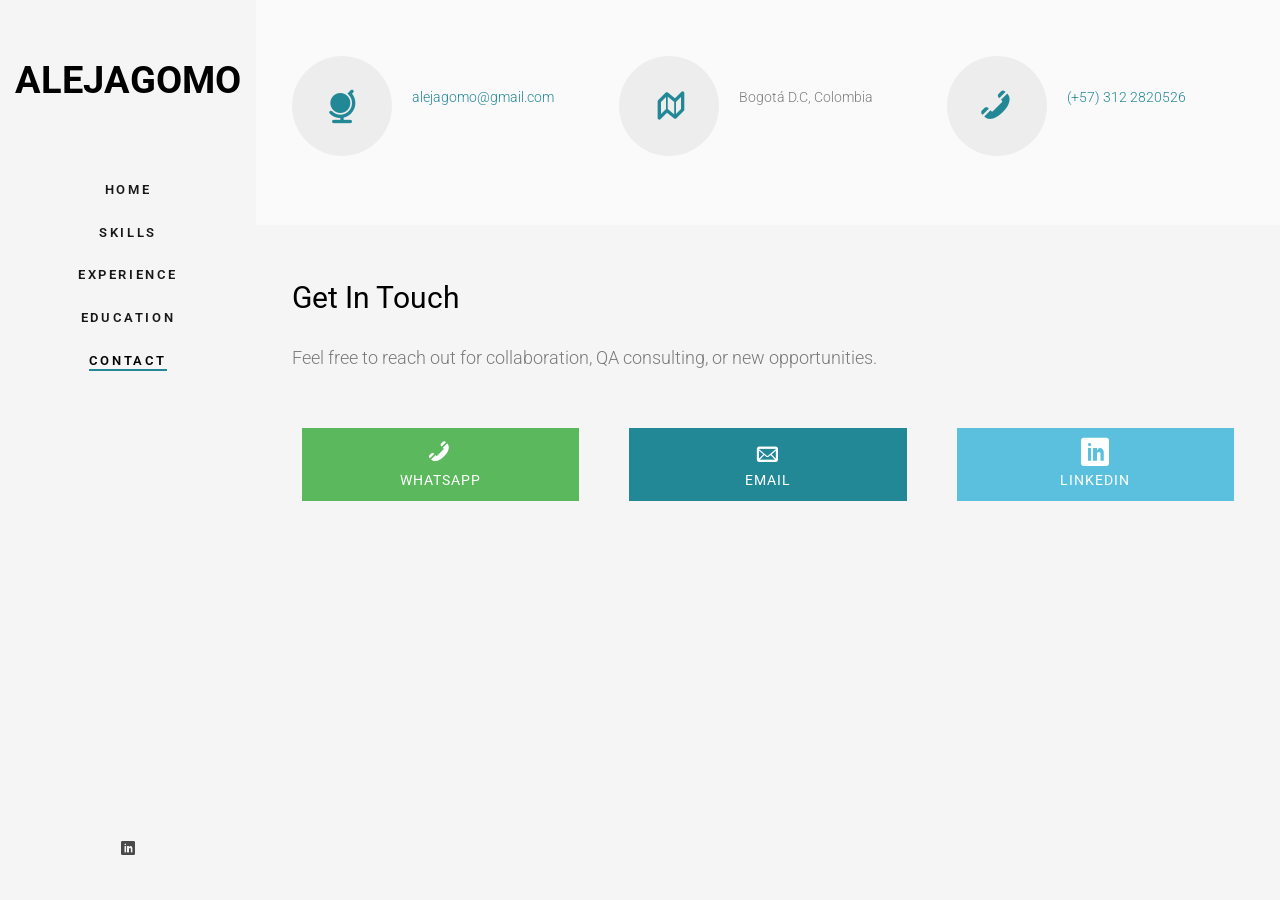
<file: contact.html>
<!DOCTYPE html>
<html class="no-js">
<head>
	<meta charset="utf-8">
	<meta http-equiv="X-UA-Compatible" content="IE=edge">
	<title>Alejagomo</title>
	<meta name="viewport" content="width=device-width, initial-scale=1">

	<link rel="shortcut icon" href="favicon.ico">
	<link href="https://fonts.googleapis.com/css?family=Roboto:100,300,400,500,700" rel="stylesheet">
	
	<link rel="stylesheet" href="css/animate.css">
	<link rel="stylesheet" href="css/icomoon.css">
	<link rel="stylesheet" href="css/bootstrap.css">
	<link rel="stylesheet" href="css/flexslider.css">
	<link rel="stylesheet" href="css/style.css">

	<style>
		.btn {
			margin: 10px;
			min-width: 160px;
		}
	</style>

</head>

<body>
<div id="fh5co-page">

	<aside id="fh5co-aside" class="border js-fullheight">
		<h1 id="fh5co-logo"><a href="index.html">Alejagomo</a></h1>

		<nav id="fh5co-main-menu">
			<ul>
				<li><a href="index.html">HOME</a></li>
					<li><a href="skills.html">SKILLS</a></li>
					<li><a href="experience.html">EXPERIENCE</a></li>
					<li><a href="education.html">EDUCATION</a></li>
					<li class="fh5co-active"><a href="contact.html">CONTACT</a></li
			</ul>
		</nav>

		<div class="fh5co-footer">
			<ul>
				<li>
					<a href="https://www.linkedin.com/in/alejagomo/" target="_blank">
						<i class="icon-linkedin2"></i>
					</a>
				</li>
			</ul>
		</div>
	</aside>

	<div id="fh5co-main">

		<!-- CONTACT INFO -->
		<div class="fh5co-more-contact">
			<div class="fh5co-narrow-content">
				<div class="row">

					<div class="col-md-4">
						<div class="fh5co-feature fh5co-feature-sm">
							<div class="fh5co-icon">
								<i class="icon-globe"></i>
							</div>
							<div class="fh5co-text">
								<p>
									<a href="mailto:alejagomo@gmail.com">
										alejagomo@gmail.com
									</a>
								</p>
							</div>
						</div>
					</div>

					<div class="col-md-4">
						<div class="fh5co-feature fh5co-feature-sm">
							<div class="fh5co-icon">
								<i class="icon-map"></i>
							</div>
							<div class="fh5co-text">
								<p>Bogotá D.C, Colombia</p>
							</div>
						</div>
					</div>

					<div class="col-md-4">
						<div class="fh5co-feature fh5co-feature-sm">
							<div class="fh5co-icon">
								<i class="icon-phone"></i>
							</div>
							<div class="fh5co-text">
								<p>
									<a href="tel:+573122820526">
										(+57) 312 2820526
									</a>
								</p>
							</div>
						</div>
					</div>

				</div>
			</div>
		</div>

		<!-- CONTACT SECTION -->
		<div class="fh5co-narrow-content">

			<div class="row">
				<div class="col-md-12">
					<h2>Get In Touch</h2>
					<p class="fh5co-lead">
						Feel free to reach out for collaboration, QA consulting, or new opportunities.
					</p>
				</div>
			</div>

			<div class="row text-center" style="margin-top:20px;">

				<div class="col-md-4">
					<a href="https://wa.me/573122820526?text=Hello,%20I%20would%20like%20to%20contact%20you" 
					   target="_blank" 
					   class="btn btn-success btn-md contact-btn">
					   <i class="icon-phone"></i>
					   <span>WhatsApp</span>
					</a>
				</div>
			
				<div class="col-md-4">
					<a href="mailto:alejagomo@gmail.com?subject=Contact%20from%20Portfolio" 
					   class="btn btn-primary btn-md contact-btn">
					   <i class="icon-mail"></i>
					   <span>Email</span>
					</a>
				</div>
			
				<div class="col-md-4">
					<a href="https://www.linkedin.com/in/alejagomo/" 
					   target="_blank" 
					   class="btn btn-info btn-md contact-btn">
					   <i class="icon-linkedin2"></i>
					   <span>LinkedIn</span>
					</a>
				</div>
			
			</div>
		</div>
	</div>
</div>

<!-- JS -->
<script src="js/jquery.min.js"></script>
<script src="js/bootstrap.min.js"></script>

</body>
</html>
</file>
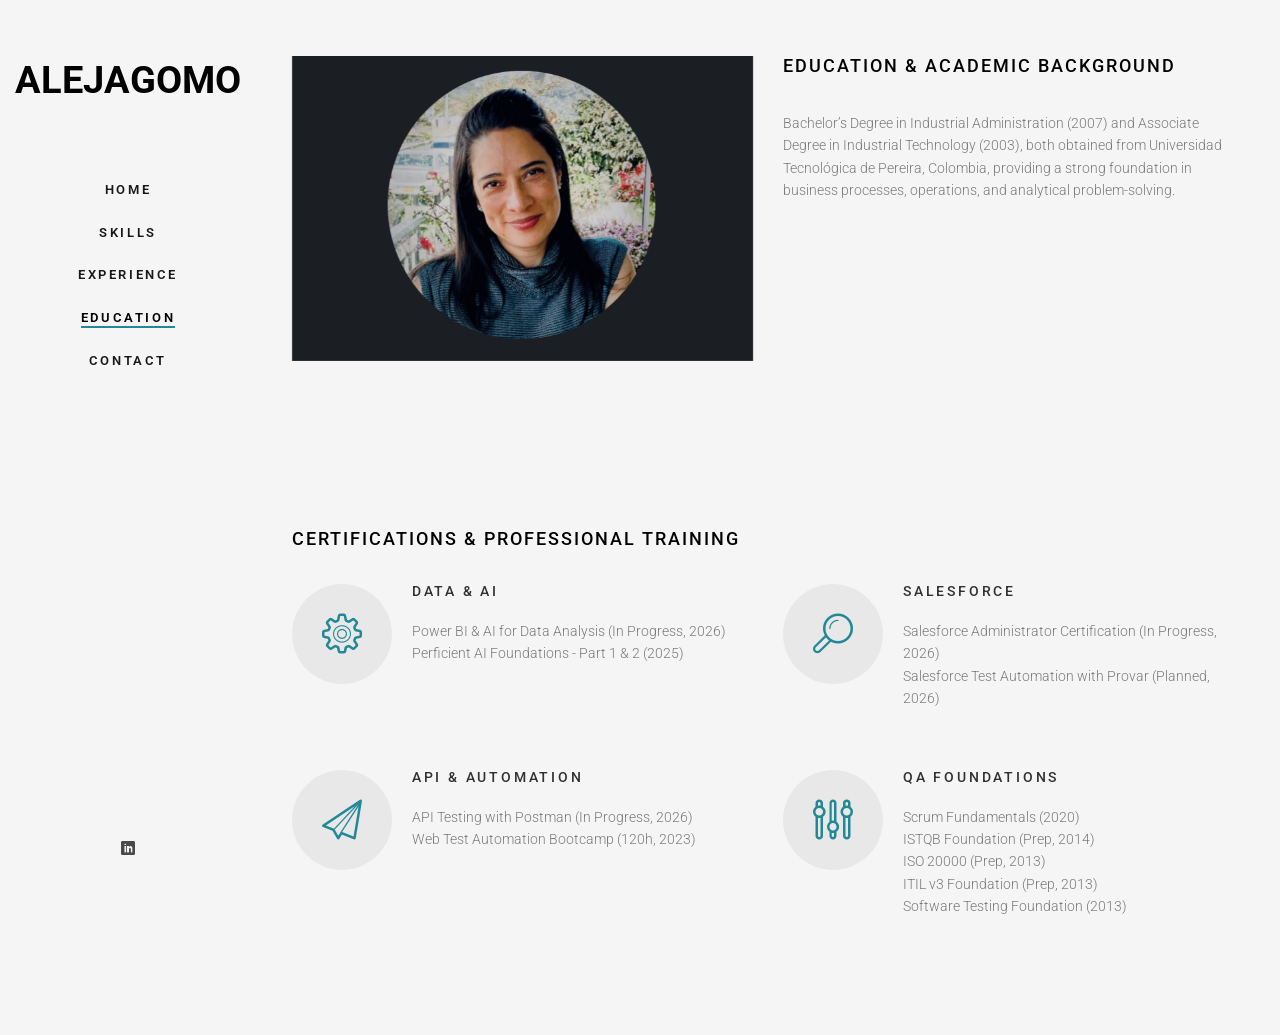
<file: education.html>
<!DOCTYPE html>
<html class="no-js">
	<head>
	<meta charset="utf-8">
	<meta http-equiv="X-UA-Compatible" content="IE=edge">
	<title>Alejagomo</title>
	<meta name="viewport" content="width=device-width, initial-scale=1">

	<link rel="shortcut icon" href="favicon.ico">
	<link href="https://fonts.googleapis.com/css?family=Roboto:100,300,400,500,700" rel="stylesheet">
	
	<link rel="stylesheet" href="css/animate.css">
	<link rel="stylesheet" href="css/icomoon.css">
	<link rel="stylesheet" href="css/bootstrap.css">
	<link rel="stylesheet" href="css/flexslider.css">
	<link rel="stylesheet" href="css/style.css">

	<!-- Modernizr JS -->
	<script src="js/modernizr-2.6.2.min.js"></script>
	</head>
	<body>
	<div id="fh5co-page">
		<a href="#" class="js-fh5co-nav-toggle fh5co-nav-toggle"><i></i></a>
		<aside id="fh5co-aside" role="complementary" class="border js-fullheight">

			<h1 id="fh5co-logo"><a href="index.html">Alejagomo</a></h1>
			<nav id="fh5co-main-menu" role="navigation">
				<ul>
					<li><a href="index.html">HOME</a></li>
					<li><a href="skills.html">SKILLS</a></li>
					<li><a href="experience.html">EXPERIENCE</a></li>
					<li class="fh5co-active"><a href="education.html">EDUCATION</a></li>
					<li><a href="contact.html">CONTACT</a></li>
				</ul>
			</nav>

			<div class="fh5co-footer">
				<ul>
					<li>
						<a href="https://www.linkedin.com/in/alejagomo/" target="_blank">
							<i class="icon-linkedin2"></i>
						</a>
					</li>				
				</ul>
			</div>
		</aside>

		<div id="fh5co-main">
			<div class="fh5co-narrow-content">
				<div class="row row-bottom-padded-md">
					<div class="col-md-6 animate-box" data-animate-effect="fadeInLeft">
						<img class="img-responsive" src="images/img_bg_1.jpg">
					</div>
					<div class="col-md-6 animate-box" data-animate-effect="fadeInLeft">
						<h2 class="fh5co-heading">EDUCATION & ACADEMIC BACKGROUND</h2>
						<p>Bachelor’s Degree in Industrial Administration (2007) and Associate Degree in Industrial Technology (2003), both obtained from Universidad Tecnológica de Pereira, Colombia, providing a strong foundation in business processes, operations, and analytical problem-solving.</p>
					</div>
				</div>
			</div>

			<div class="fh5co-narrow-content">
					<h2 class="fh5co-heading animate-box" data-animate-effect="fadeInLeft"> Certifications & Professional Training
					</h2>
					<div class="row">
						<div class="col-md-6">
							<div class="fh5co-feature animate-box" data-animate-effect="fadeInLeft">
								<div class="fh5co-icon">
									<i class="icon-settings"></i>
								</div>
								<div class="fh5co-text">
									<h3>Data & AI</h3>
									<p> Power BI & AI for Data Analysis (In Progress, 2026)<br>
										Perficient AI Foundations - Part 1 & 2 (2025) </p>
								</div>
							</div>
						</div>
						<div class="col-md-6">
							<div class="fh5co-feature animate-box" data-animate-effect="fadeInLeft">
								<div class="fh5co-icon">
									<i class="icon-search4"></i>
								</div>
								<div class="fh5co-text">
									<h3>Salesforce</h3>
									<p>Salesforce Administrator Certification (In Progress, 2026)<br>
										Salesforce Test Automation with Provar (Planned, 2026) </p>
								</div>
							</div>
						</div>

						<div class="col-md-6">
							<div class="fh5co-feature animate-box" data-animate-effect="fadeInLeft">
								<div class="fh5co-icon">
									<i class="icon-paperplane"></i>
								</div>
								<div class="fh5co-text">
									<h3>API & Automation</h3>
									<p>API Testing with Postman (In Progress, 2026)<br>
										Web Test Automation Bootcamp (120h, 2023) </p>
								</div>
							</div>
						</div>
						<div class="col-md-6">
							<div class="fh5co-feature animate-box" data-animate-effect="fadeInLeft">
								<div class="fh5co-icon">
									<i class="icon-params"></i>
								</div>
								<div class="fh5co-text">
									<h3>QA Foundations</h3>
									<p>Scrum Fundamentals (2020)<br>
										ISTQB Foundation (Prep, 2014)<br>
										ISO 20000 (Prep, 2013)<br>
										ITIL v3 Foundation (Prep, 2013)<br>
										Software Testing Foundation (2013) </p>
								</div>
							</div>
						</div>
					</div>
				</div>
		</div>
	</div>

	<!-- jQuery -->
	<script src="js/jquery.min.js"></script>
	<!-- jQuery Easing -->
	<script src="js/jquery.easing.1.3.js"></script>
	<!-- Bootstrap -->
	<script src="js/bootstrap.min.js"></script>
	<!-- Waypoints -->
	<script src="js/jquery.waypoints.min.js"></script>
	<!-- Flexslider -->
	<script src="js/jquery.flexslider-min.js"></script>
	
	
	<!-- MAIN JS -->
	<script src="js/main.js"></script>

	</body>
</html>
</file>
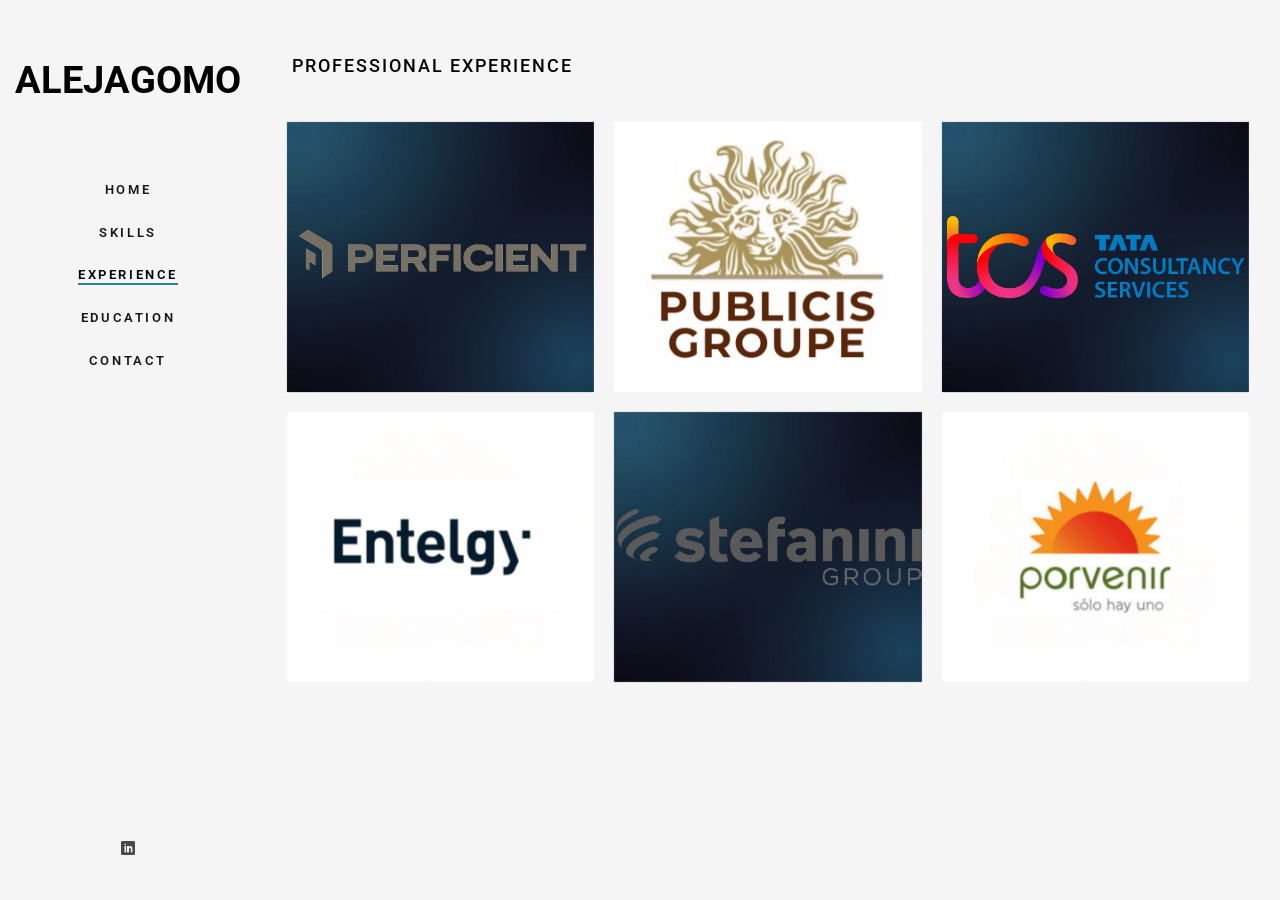
<file: experience.html>
<!DOCTYPE html>
<!--[if lt IE 7]>      <html class="no-js lt-ie9 lt-ie8 lt-ie7"> <![endif]-->
<!--[if IE 7]>         <html class="no-js lt-ie9 lt-ie8"> <![endif]-->
<!--[if IE 8]>         <html class="no-js lt-ie9"> <![endif]-->
<!--[if gt IE 8]><!--> <html class="no-js"> <!--<![endif]-->
	<head>
	<meta charset="utf-8">
	<meta http-equiv="X-UA-Compatible" content="IE=edge">
	<title>Alejagomo</title>
	<meta name="viewport" content="width=device-width, initial-scale=1">
	<meta name="description" content="Free HTML5 Website Template by FreeHTML5.co" />
	<meta name="keywords" content="free html5, free template, free bootstrap, free website template, html5, css3, mobile first, responsive" />
	<meta name="author" content="FreeHTML5.co" />


  	<!-- Facebook and Twitter integration -->
	<meta property="og:title" content=""/>
	<meta property="og:image" content=""/>
	<meta property="og:url" content=""/>
	<meta property="og:site_name" content=""/>
	<meta property="og:description" content=""/>
	<meta name="twitter:title" content="" />
	<meta name="twitter:image" content="" />
	<meta name="twitter:url" content="" />
	<meta name="twitter:card" content="" />

	<!-- Place favicon.ico and apple-touch-icon.png in the root directory -->
	<link rel="shortcut icon" href="favicon.ico">

	<link href="https://fonts.googleapis.com/css?family=Roboto:100,300,400,500,700" rel="stylesheet">
	
	<!-- Animate.css -->
	<link rel="stylesheet" href="css/animate.css">
	<!-- Icomoon Icon Fonts-->
	<link rel="stylesheet" href="css/icomoon.css">
	<!-- Bootstrap  -->
	<link rel="stylesheet" href="css/bootstrap.css">
	<!-- Flexslider  -->
	<link rel="stylesheet" href="css/flexslider.css">
	<!-- Theme style  -->
	<link rel="stylesheet" href="css/style.css">

	<!-- Modernizr JS -->
	<script src="js/modernizr-2.6.2.min.js"></script>
	<!-- FOR IE9 below -->
	<!--[if lt IE 9]>
	<script src="js/respond.min.js"></script>
	<![endif]-->

	</head>
	<body>
	<div id="fh5co-page">
		<a href="#" class="js-fh5co-nav-toggle fh5co-nav-toggle"><i></i></a>
		<aside id="fh5co-aside" role="complementary" class="border js-fullheight">
			<h1 id="fh5co-logo"><a href="index.html">Alejagomo</a></h1>
			<nav id="fh5co-main-menu" role="navigation">
				<ul>
					<li><a href="index.html">HOME</a></li>
					<li><a href="skills.html">SKILLS</a></li>
					<li class="fh5co-active"><a href="experience.html">EXPERIENCE</a></li>
					<li><a href="education.html">EDUCATION</a></li>
					<li><a href="contact.html">CONTACT</a></li>
				</ul>
			</nav>

			<div class="fh5co-footer">
				<ul>
					<li>
						<a href="https://www.linkedin.com/in/alejagomo/" target="_blank">
							<i class="icon-linkedin2"></i>
						</a>
					</li>				
				</ul>
			</div>

		</aside>

	<!-- EXPERIENCE -->
<div id="fh5co-main">
	<div class="fh5co-narrow-content">
	  <h2 class="fh5co-heading animate-box" data-animate-effect="fadeInLeft">
		PROFESSIONAL EXPERIENCE
	  </h2>
  
	  <div class="row row-bottom-padded-md">
  
		<!-- PERficient -->
		<div class="col-md-4 col-sm-6 col-padding text-center animate-box">
		  <div class="work" style=" background-image: url('images/img-10.png');">
			<div class="desc">
			  <h3>Perficient, Inc.</h3>
			  <span>Senior QA Analyst</span>
			  <span>2018 – 2026</span>
			  <p>
				Led functional and regression testing across multiple industries including telecom, finance, and real estate.
				Designed test cases, managed defects, and ensured high-quality releases in Agile environments.
			  </p>
			</div>
		  </div>
		</div>
  
		<!-- PRODIGIOUS -->
		<div class="col-md-4 col-sm-6 col-padding text-center animate-box">
			<div class="work" style=" background-image: url('images/img-11.png');">
				<div class="desc">
			  <h3>Prodigious (Publicis Groupe)</h3>
			  <span>QA Analyst</span>
			  <span>2017 – 2018</span>
  
			  <p>
				Tested automotive digital platforms (Renault-Nissan), ensuring cross-browser and multi-device functionality.
				Collaborated with global teams in Agile environments.
			  </p>
			</div>
		  </div>
		</div>
  
		<!-- TCS -->
		<div class="col-md-4 col-sm-6 col-padding text-center animate-box">
			<div class="work" style=" background-image: url('images/img-12.png');">
				<div class="desc">
			  <h3>TCS Colombia</h3>
			  <span>QA Leader</span>
			  <span>2015 – 2017</span>
  
			  <p>
				Led QA efforts for banking systems (Citi LATAM), ensuring high-quality delivery.
				Designed test scenarios and mentored QA team members.
			  </p>
			</div>
		  </div>
		</div>
  
		<!-- ENTELGY -->
		<div class="col-md-4 col-sm-6 col-padding text-center animate-box">
			<div class="work" style=" background-image: url('images/img-13.png');">
				<div class="desc">
			  <h3>Entelgy Colombia</h3>
			  <span>QA Analyst</span>
			  <span>2014</span>
  
			  <p>
				Validated UI and functional requirements for pension systems.
				Collaborated with development teams to track and resolve defects.
			  </p>
			</div>
		  </div>
		</div>
  
		<!-- STEFANINI -->
		<div class="col-md-4 col-sm-6 col-padding text-center animate-box">
			<div class="work" style=" background-image: url('images/img-14.png');">
				<div class="desc">
			  <h3>Stefanini Group</h3>
			  <span>QA Analyst</span>
			  <span>2012 – 2014</span>
  
			  <p>
				Performed end-to-end and acceptance testing for pension systems.
				Worked under ISO 20000 processes ensuring quality compliance.
			  </p>
			</div>
		  </div>
		</div>
  
		<!-- PORVENIR -->
		<div class="col-md-4 col-sm-6 col-padding text-center animate-box">
			<div class="work" style=" background-image: url('images/img-15.png');">
				<div class="desc">
			  <h3>Porvenir</h3>
			  <span>QA Analyst</span>
			  <span>2012</span>
  
			  <p>
				Supported SOX compliance and functional testing for core applications.
				Coordinated documentation and validation under Waterfall methodology.
			  </p>
			</div>
		  </div>
		</div>
  
	  </div>
	</div>
  </div>
	</div>

	<!-- jQuery -->
	<script src="js/jquery.min.js"></script>
	<!-- jQuery Easing -->
	<script src="js/jquery.easing.1.3.js"></script>
	<!-- Bootstrap -->
	<script src="js/bootstrap.min.js"></script>
	<!-- Waypoints -->
	<script src="js/jquery.waypoints.min.js"></script>
	<!-- Flexslider -->
	<script src="js/jquery.flexslider-min.js"></script>
	
	
	<!-- MAIN JS -->
	<script src="js/main.js"></script>

	</body>
</html>
</file>
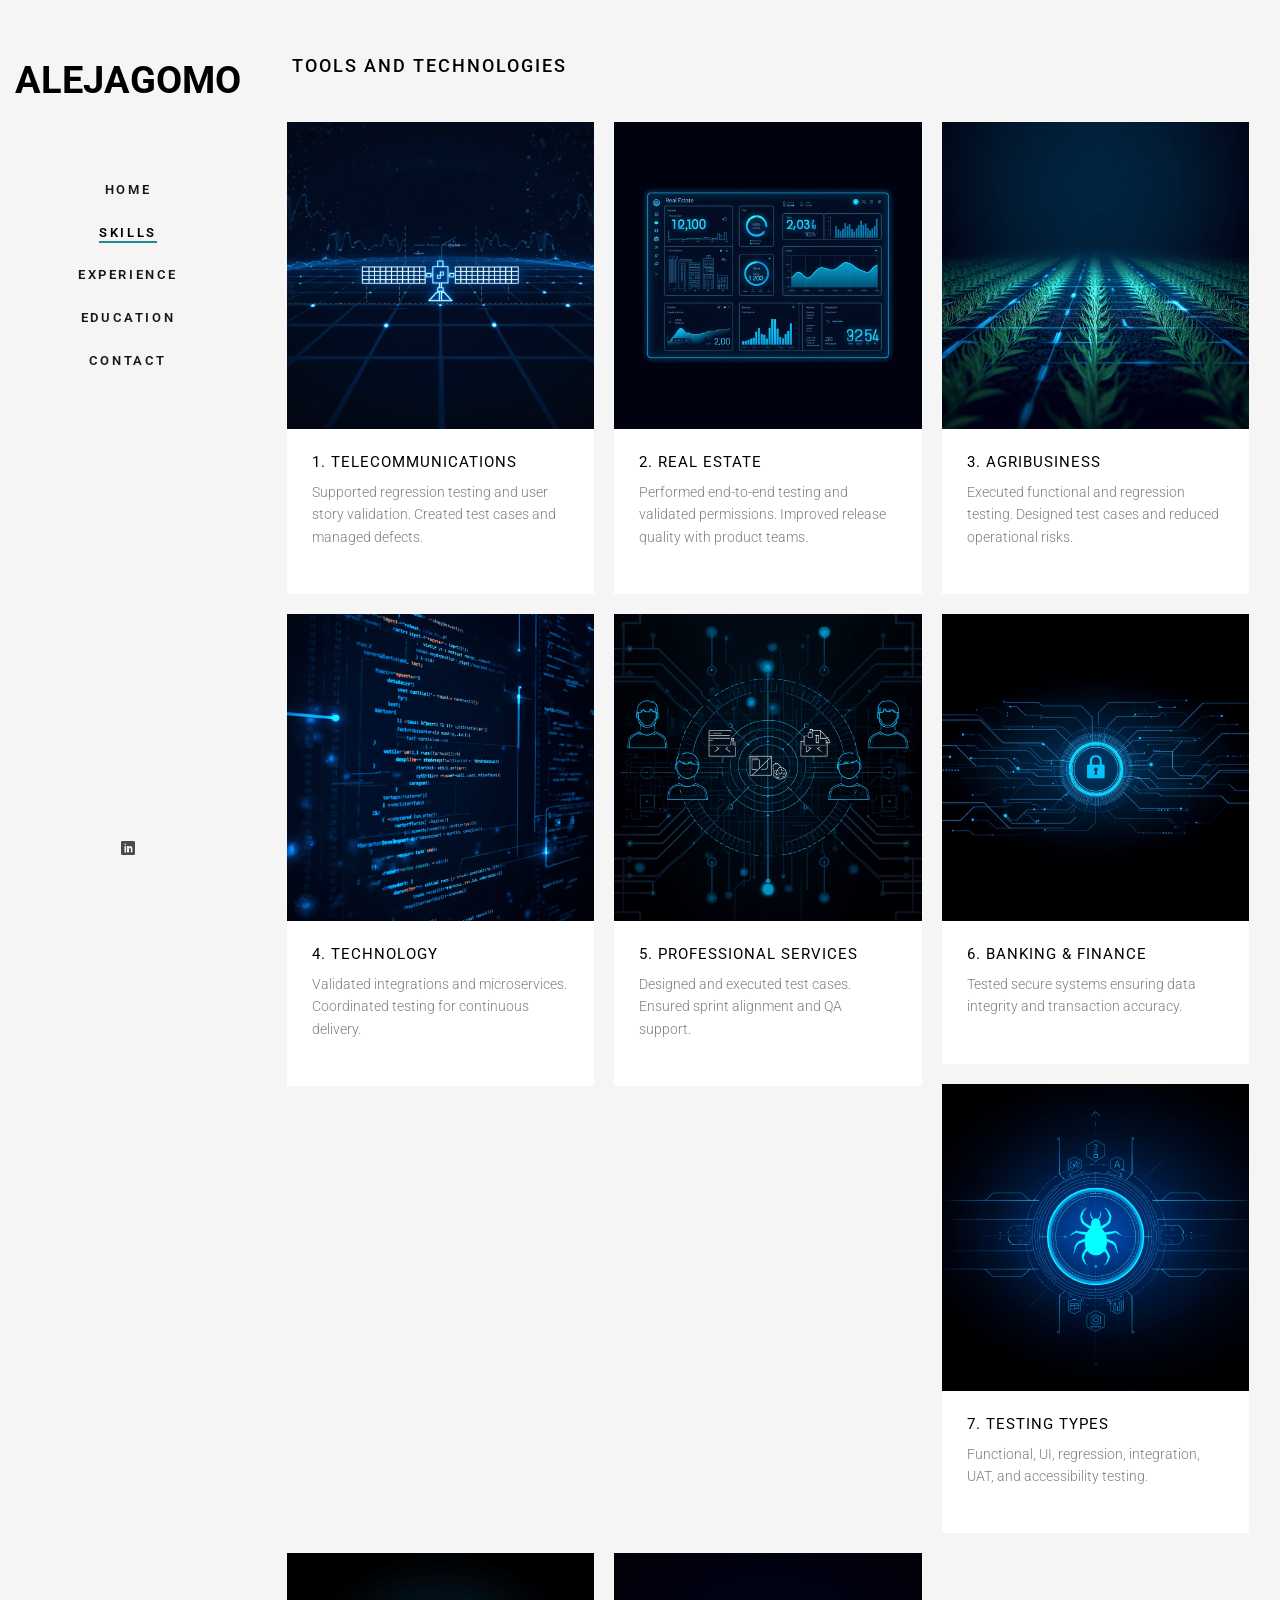
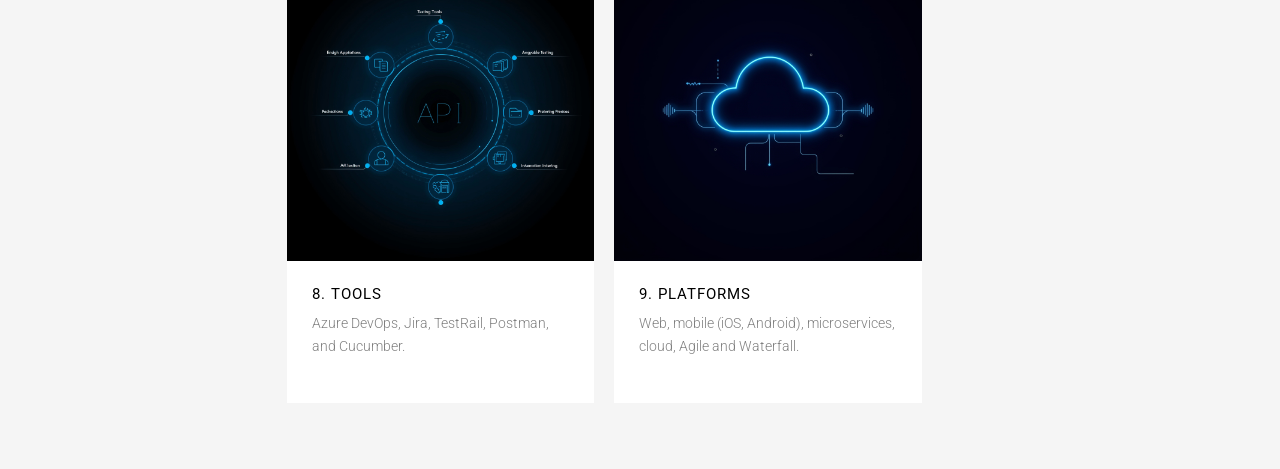
<file: skills.html>
<!DOCTYPE html>
<!--[if lt IE 7]>      <html class="no-js lt-ie9 lt-ie8 lt-ie7"> <![endif]-->
<!--[if IE 7]>         <html class="no-js lt-ie9 lt-ie8"> <![endif]-->
<!--[if IE 8]>         <html class="no-js lt-ie9"> <![endif]-->
<!--[if gt IE 8]><!--> <html class="no-js"> <!--<![endif]-->
	<head>
	<meta charset="utf-8">
	<meta http-equiv="X-UA-Compatible" content="IE=edge">
	<title>Alejagomo</title>
	<meta name="viewport" content="width=device-width, initial-scale=1">
	<meta name="description" content="Free HTML5 Website Template by FreeHTML5.co" />
	<meta name="keywords" content="free html5, free template, free bootstrap, free website template, html5, css3, mobile first, responsive" />
	<meta name="author" content="FreeHTML5.co" />

  	<!-- Facebook and Twitter integration -->
	<meta property="og:title" content=""/>
	<meta property="og:image" content=""/>
	<meta property="og:url" content=""/>
	<meta property="og:site_name" content=""/>
	<meta property="og:description" content=""/>
	<meta name="twitter:title" content="" />
	<meta name="twitter:image" content="" />
	<meta name="twitter:url" content="" />
	<meta name="twitter:card" content="" />

	<!-- Place favicon.ico and apple-touch-icon.png in the root directory -->
	<link rel="shortcut icon" href="favicon.ico">

	<link href="https://fonts.googleapis.com/css?family=Roboto:100,300,400,500,700" rel="stylesheet">
	
	<!-- Animate.css -->
	<link rel="stylesheet" href="css/animate.css">
	<!-- Icomoon Icon Fonts-->
	<link rel="stylesheet" href="css/icomoon.css">
	<!-- Bootstrap  -->
	<link rel="stylesheet" href="css/bootstrap.css">
	<!-- Flexslider  -->
	<link rel="stylesheet" href="css/flexslider.css">
	<!-- Theme style  -->
	<link rel="stylesheet" href="css/style.css">

	<!-- Modernizr JS -->
	<script src="js/modernizr-2.6.2.min.js"></script>
	<!-- FOR IE9 below -->
	<!--[if lt IE 9]>
	<script src="js/respond.min.js"></script>
	<![endif]-->

	</head>
	<body>
	<div id="fh5co-page">
		<a href="#" class="js-fh5co-nav-toggle fh5co-nav-toggle"><i></i></a>
		<aside id="fh5co-aside" role="complementary" class="border js-fullheight">
			<h1 id="fh5co-logo"><a href="index.html">Alejagomo</a></h1>
			<nav id="fh5co-main-menu" role="navigation">
				<ul>
					<li><a href="index.html">HOME</a></li>
					<li class="fh5co-active"><a href="skills.html">SKILLS</a></li>
					<li><a href="experience.html">EXPERIENCE</a></li>
					<li><a href="education.html">EDUCATION</a></li>
					<li><a href="contact.html">CONTACT</a></li>
				</ul>
			</nav>

			<div class="fh5co-footer">
				<ul>
					<li>
						<a href="https://www.linkedin.com/in/alejagomo/" target="_blank">
							<i class="icon-linkedin2"></i>
						</a>
					</li>				
				</ul>
			</div>

		</aside>

		<div id="fh5co-main">
			<div class="fh5co-narrow-content">
			  <h2 class="fh5co-heading animate-box" data-animate-effect="fadeInLeft">Tools and Technologies</h2>
		  
			  <div class="row">
		  
				<!-- 1 -->
				<div class="col-md-4 col-sm-6 col-padding animate-box">
				  <div class="blog-entry">
					<img src="images/img-1.jpg" class="img-responsive">
					<div class="desc">
					  <h3>1. Telecommunications</h3>
					  <p>Supported regression testing and user story validation. Created test cases and managed defects.</p>
					</div>
				  </div>
				</div>
		  
				<!-- 2 -->
				<div class="col-md-4 col-sm-6 col-padding animate-box">
				  <div class="blog-entry">
					<img src="images/img-2.jpg" class="img-responsive">
					<div class="desc">
					  <h3>2. Real Estate</h3>
					  <p>Performed end-to-end testing and validated permissions. Improved release quality with product teams.</p>
					</div>
				  </div>
				</div>
		  
				<!-- 3 -->
				<div class="col-md-4 col-sm-6 col-padding animate-box">
				  <div class="blog-entry">
					<img src="images/img-3.jpg" class="img-responsive">
					<div class="desc">
					  <h3>3. Agribusiness</h3>
					  <p>Executed functional and regression testing. Designed test cases and reduced operational risks.</p>
					</div>
				  </div>
				</div>
		  
				<!-- 4 -->
				<div class="col-md-4 col-sm-6 col-padding animate-box">
				  <div class="blog-entry">
					<img src="images/img-4.jpg" class="img-responsive">
					<div class="desc">
					  <h3>4. Technology</h3>
					  <p>Validated integrations and microservices. Coordinated testing for continuous delivery.</p>
					</div>
				  </div>
				</div>
		  
				<!-- 5 -->
				<div class="col-md-4 col-sm-6 col-padding animate-box">
				  <div class="blog-entry">
					<img src="images/img-5.jpg" class="img-responsive">
					<div class="desc">
					  <h3>5. Professional Services</h3>
					  <p>Designed and executed test cases. Ensured sprint alignment and QA support.</p>
					</div>
				  </div>
				</div>
		  
				<!-- 6 -->
				<div class="col-md-4 col-sm-6 col-padding animate-box">
				  <div class="blog-entry">
					<img src="images/img-6.jpg" class="img-responsive">
					<div class="desc">
					  <h3>6. Banking & Finance</h3>
					  <p>Tested secure systems ensuring data integrity and transaction accuracy.</p>
					</div>
				  </div>
				</div>
		  
				<!-- 7 -->
				<div class="col-md-4 col-sm-6 col-padding animate-box">
				  <div class="blog-entry">
					<img src="images/img-7.jpg" class="img-responsive">
					<div class="desc">
					  <h3>7. Testing Types</h3>
					  <p>Functional, UI, regression, integration, UAT, and accessibility testing.</p>
					</div>
				  </div>
				</div>
		  
				<!-- 8 -->
				<div class="col-md-4 col-sm-6 col-padding animate-box">
				  <div class="blog-entry">
					<img src="images/img-8.jpg" class="img-responsive">
					<div class="desc">
					  <h3>8. Tools</h3>
					  <p>Azure DevOps, Jira, TestRail, Postman, and Cucumber.</p>
					</div>
				  </div>
				</div>
		  
				<!-- 9 -->
				<div class="col-md-4 col-sm-6 col-padding animate-box">
				  <div class="blog-entry">
					<img src="images/img-9.jpg" class="img-responsive">
					<div class="desc">
					  <h3>9. Platforms</h3>
					  <p>Web, mobile (iOS, Android), microservices, cloud, Agile and Waterfall.</p>
					</div>
				  </div>
				</div>
		  
			  </div>
			</div>
		  </div>
	</div>

	<!-- jQuery -->
	<script src="js/jquery.min.js"></script>
	<!-- jQuery Easing -->
	<script src="js/jquery.easing.1.3.js"></script>
	<!-- Bootstrap -->
	<script src="js/bootstrap.min.js"></script>
	<!-- Waypoints -->
	<script src="js/jquery.waypoints.min.js"></script>
	<!-- Flexslider -->
	<script src="js/jquery.flexslider-min.js"></script>
	
	
	<!-- MAIN JS -->
	<script src="js/main.js"></script>

	</body>
</html>
</file>
<file: css/icomoon.css>
@font-face {
  font-family: 'icomoon';
  src:  url('fonts/icomoon.eot?6py85u');
  src:  url('fonts/icomoon.eot?6py85u#iefix') format('embedded-opentype'),
    url('fonts/icomoon.ttf?6py85u') format('truetype'),
    url('fonts/icomoon.woff?6py85u') format('woff'),
    url('fonts/icomoon.svg?6py85u#icomoon') format('svg');
  font-weight: normal;
  font-style: normal;
}

[class^="icon-"], [class*=" icon-"] {
  /* use !important to prevent issues with browser extensions that change fonts */
  font-family: 'icomoon' !important;
  speak: none;
  font-style: normal;
  font-weight: normal;
  font-variant: normal;
  text-transform: none;
  line-height: 1;

  /* Better Font Rendering =========== */
  -webkit-font-smoothing: antialiased;
  -moz-osx-font-smoothing: grayscale;
}

.icon-times:before {
  content: "\e930";
}
.icon-tick:before {
  content: "\e931";
}
.icon-plus:before {
  content: "\e932";
}
.icon-minus:before {
  content: "\e933";
}
.icon-equals:before {
  content: "\e934";
}
.icon-divide:before {
  content: "\e935";
}
.icon-chevron-right:before {
  content: "\e936";
}
.icon-chevron-left:before {
  content: "\e937";
}
.icon-arrow-right-thick:before {
  content: "\e938";
}
.icon-arrow-left-thick:before {
  content: "\e939";
}
.icon-th-small:before {
  content: "\e93a";
}
.icon-th-menu:before {
  content: "\e93b";
}
.icon-th-list:before {
  content: "\e93c";
}
.icon-th-large:before {
  content: "\e93d";
}
.icon-home:before {
  content: "\e93e";
}
.icon-arrow-forward:before {
  content: "\e93f";
}
.icon-arrow-back:before {
  content: "\e940";
}
.icon-rss:before {
  content: "\e941";
}
.icon-location:before {
  content: "\e942";
}
.icon-link:before {
  content: "\e943";
}
.icon-image:before {
  content: "\e944";
}
.icon-arrow-up-thick:before {
  content: "\e945";
}
.icon-arrow-down-thick:before {
  content: "\e946";
}
.icon-starburst:before {
  content: "\e947";
}
.icon-starburst-outline:before {
  content: "\e948";
}
.icon-star3:before {
  content: "\e949";
}
.icon-flow-children:before {
  content: "\e94a";
}
.icon-export:before {
  content: "\e94b";
}
.icon-delete2:before {
  content: "\e94c";
}
.icon-delete-outline:before {
  content: "\e94d";
}
.icon-cloud-storage:before {
  content: "\e94e";
}
.icon-wi-fi:before {
  content: "\e94f";
}
.icon-heart:before {
  content: "\e950";
}
.icon-flash:before {
  content: "\e951";
}
.icon-cancel:before {
  content: "\e952";
}
.icon-backspace:before {
  content: "\e953";
}
.icon-attachment:before {
  content: "\e954";
}
.icon-arrow-move:before {
  content: "\e955";
}
.icon-warning:before {
  content: "\e956";
}
.icon-user:before {
  content: "\e957";
}
.icon-radar:before {
  content: "\e958";
}
.icon-lock-open:before {
  content: "\e959";
}
.icon-lock-closed:before {
  content: "\e95a";
}
.icon-location-arrow:before {
  content: "\e95b";
}
.icon-info:before {
  content: "\e95c";
}
.icon-user-delete:before {
  content: "\e95d";
}
.icon-user-add:before {
  content: "\e95e";
}
.icon-media-pause:before {
  content: "\e95f";
}
.icon-group:before {
  content: "\e960";
}
.icon-chart-pie:before {
  content: "\e961";
}
.icon-chart-line:before {
  content: "\e962";
}
.icon-chart-bar:before {
  content: "\e963";
}
.icon-chart-area:before {
  content: "\e964";
}
.icon-video:before {
  content: "\e965";
}
.icon-point-of-interest:before {
  content: "\e966";
}
.icon-infinity:before {
  content: "\e967";
}
.icon-globe:before {
  content: "\e968";
}
.icon-eye:before {
  content: "\e969";
}
.icon-cog:before {
  content: "\e96a";
}
.icon-camera:before {
  content: "\e96b";
}
.icon-upload:before {
  content: "\e96c";
}
.icon-scissors:before {
  content: "\e96d";
}
.icon-refresh:before {
  content: "\e96e";
}
.icon-pin:before {
  content: "\e96f";
}
.icon-key:before {
  content: "\e970";
}
.icon-info-large:before {
  content: "\e971";
}
.icon-eject:before {
  content: "\e972";
}
.icon-download:before {
  content: "\e973";
}
.icon-zoom:before {
  content: "\e974";
}
.icon-zoom-out:before {
  content: "\e975";
}
.icon-zoom-in:before {
  content: "\e976";
}
.icon-sort-numerically:before {
  content: "\e977";
}
.icon-sort-alphabetically:before {
  content: "\e978";
}
.icon-input-checked:before {
  content: "\e979";
}
.icon-calender:before {
  content: "\e97a";
}
.icon-world2:before {
  content: "\e97b";
}
.icon-notes:before {
  content: "\e97c";
}
.icon-code:before {
  content: "\e97d";
}
.icon-arrow-sync:before {
  content: "\e97e";
}
.icon-arrow-shuffle:before {
  content: "\e97f";
}
.icon-arrow-repeat:before {
  content: "\e980";
}
.icon-arrow-minimise:before {
  content: "\e981";
}
.icon-arrow-maximise:before {
  content: "\e982";
}
.icon-arrow-loop:before {
  content: "\e983";
}
.icon-anchor:before {
  content: "\e984";
}
.icon-spanner:before {
  content: "\e985";
}
.icon-puzzle:before {
  content: "\e986";
}
.icon-power:before {
  content: "\e987";
}
.icon-plane:before {
  content: "\e988";
}
.icon-pi:before {
  content: "\e989";
}
.icon-phone:before {
  content: "\e98a";
}
.icon-microphone2:before {
  content: "\e98b";
}
.icon-media-rewind:before {
  content: "\e98c";
}
.icon-flag:before {
  content: "\e98d";
}
.icon-adjust-brightness:before {
  content: "\e98e";
}
.icon-waves:before {
  content: "\e98f";
}
.icon-social-twitter:before {
  content: "\e990";
}
.icon-social-facebook:before {
  content: "\e991";
}
.icon-social-dribbble:before {
  content: "\e992";
}
.icon-media-stop:before {
  content: "\e993";
}
.icon-media-record:before {
  content: "\e994";
}
.icon-media-play:before {
  content: "\e995";
}
.icon-media-fast-forward:before {
  content: "\e996";
}
.icon-media-eject:before {
  content: "\e997";
}
.icon-social-vimeo:before {
  content: "\e998";
}
.icon-social-tumbler:before {
  content: "\e999";
}
.icon-social-skype:before {
  content: "\e99a";
}
.icon-social-pinterest:before {
  content: "\e99b";
}
.icon-social-linkedin:before {
  content: "\e99c";
}
.icon-social-last-fm:before {
  content: "\e99d";
}
.icon-social-github:before {
  content: "\e99e";
}
.icon-social-flickr:before {
  content: "\e99f";
}
.icon-at:before {
  content: "\e9a0";
}
.icon-times-outline:before {
  content: "\e9a1";
}
.icon-plus-outline:before {
  content: "\e9a2";
}
.icon-minus-outline:before {
  content: "\e9a3";
}
.icon-tick-outline:before {
  content: "\e9a4";
}
.icon-th-large-outline:before {
  content: "\e9a5";
}
.icon-equals-outline:before {
  content: "\e9a6";
}
.icon-divide-outline:before {
  content: "\e9a7";
}
.icon-chevron-right-outline:before {
  content: "\e9a8";
}
.icon-chevron-left-outline:before {
  content: "\e9a9";
}
.icon-arrow-right-outline:before {
  content: "\e9aa";
}
.icon-arrow-left-outline:before {
  content: "\e9ab";
}
.icon-th-small-outline:before {
  content: "\e9ac";
}
.icon-th-menu-outline:before {
  content: "\e9ad";
}
.icon-th-list-outline:before {
  content: "\e9ae";
}
.icon-news2:before {
  content: "\e9b1";
}
.icon-home-outline:before {
  content: "\e9b2";
}
.icon-arrow-up-outline:before {
  content: "\e9b3";
}
.icon-arrow-forward-outline:before {
  content: "\e9b4";
}
.icon-arrow-down-outline:before {
  content: "\e9b5";
}
.icon-arrow-back-outline:before {
  content: "\e9b6";
}
.icon-trash3:before {
  content: "\e9b7";
}
.icon-rss-outline:before {
  content: "\e9b8";
}
.icon-message:before {
  content: "\e9b9";
}
.icon-location-outline:before {
  content: "\e9ba";
}
.icon-link-outline:before {
  content: "\e9bb";
}
.icon-image-outline:before {
  content: "\e9bc";
}
.icon-export-outline:before {
  content: "\e9bd";
}
.icon-cross:before {
  content: "\e9be";
}
.icon-wi-fi-outline:before {
  content: "\e9bf";
}
.icon-star-outline:before {
  content: "\e9c0";
}
.icon-media-pause-outline:before {
  content: "\e9c1";
}
.icon-mail:before {
  content: "\e9c2";
}
.icon-heart-outline:before {
  content: "\e9c3";
}
.icon-flash-outline:before {
  content: "\e9c4";
}
.icon-cancel-outline:before {
  content: "\e9c5";
}
.icon-beaker:before {
  content: "\e9c6";
}
.icon-arrow-move-outline:before {
  content: "\e9c7";
}
.icon-watch2:before {
  content: "\e9c8";
}
.icon-warning-outline:before {
  content: "\e9c9";
}
.icon-time:before {
  content: "\e9ca";
}
.icon-radar-outline:before {
  content: "\e9cb";
}
.icon-lock-open-outline:before {
  content: "\e9cc";
}
.icon-location-arrow-outline:before {
  content: "\e9cd";
}
.icon-info-outline:before {
  content: "\e9ce";
}
.icon-backspace-outline:before {
  content: "\e9cf";
}
.icon-attachment-outline:before {
  content: "\e9d0";
}
.icon-user-outline:before {
  content: "\e9d1";
}
.icon-user-delete-outline:before {
  content: "\e9d2";
}
.icon-user-add-outline:before {
  content: "\e9d3";
}
.icon-lock-closed-outline:before {
  content: "\e9d4";
}
.icon-group-outline:before {
  content: "\e9d5";
}
.icon-chart-pie-outline:before {
  content: "\e9d6";
}
.icon-chart-line-outline:before {
  content: "\e9d7";
}
.icon-chart-bar-outline:before {
  content: "\e9d8";
}
.icon-chart-area-outline:before {
  content: "\e9d9";
}
.icon-video-outline:before {
  content: "\e9da";
}
.icon-point-of-interest-outline:before {
  content: "\e9db";
}
.icon-map:before {
  content: "\e9dc";
}
.icon-key-outline:before {
  content: "\e9dd";
}
.icon-infinity-outline:before {
  content: "\e9de";
}
.icon-globe-outline:before {
  content: "\e9df";
}
.icon-eye-outline:before {
  content: "\e9e0";
}
.icon-cog-outline:before {
  content: "\e9e1";
}
.icon-camera-outline:before {
  content: "\e9e2";
}
.icon-upload-outline:before {
  content: "\e9e3";
}
.icon-support:before {
  content: "\e9e4";
}
.icon-scissors-outline:before {
  content: "\e9e5";
}
.icon-refresh-outline:before {
  content: "\e9e6";
}
.icon-info-large-outline:before {
  content: "\e9e7";
}
.icon-eject-outline:before {
  content: "\e9e8";
}
.icon-download-outline:before {
  content: "\e9e9";
}
.icon-battery-mid:before {
  content: "\e9ea";
}
.icon-battery-low:before {
  content: "\e9eb";
}
.icon-battery-high:before {
  content: "\e9ec";
}
.icon-zoom-outline:before {
  content: "\e9ed";
}
.icon-zoom-out-outline:before {
  content: "\e9ee";
}
.icon-zoom-in-outline:before {
  content: "\e9ef";
}
.icon-tag3:before {
  content: "\e9f0";
}
.icon-tabs-outline:before {
  content: "\e9f1";
}
.icon-pin-outline:before {
  content: "\e9f2";
}
.icon-message-typing:before {
  content: "\e9f3";
}
.icon-directions:before {
  content: "\e9f4";
}
.icon-battery-full:before {
  content: "\e9f5";
}
.icon-battery-charge:before {
  content: "\e9f6";
}
.icon-pipette:before {
  content: "\e9f7";
}
.icon-pencil:before {
  content: "\e9f8";
}
.icon-folder:before {
  content: "\e9f9";
}
.icon-folder-delete:before {
  content: "\e9fa";
}
.icon-folder-add:before {
  content: "\e9fb";
}
.icon-edit:before {
  content: "\e9fc";
}
.icon-document:before {
  content: "\e9fd";
}
.icon-document-delete:before {
  content: "\e9fe";
}
.icon-document-add:before {
  content: "\e9ff";
}
.icon-brush:before {
  content: "\ea00";
}
.icon-thumbs-up:before {
  content: "\ea01";
}
.icon-thumbs-down:before {
  content: "\ea02";
}
.icon-pen:before {
  content: "\ea03";
}
.icon-sort-numerically-outline:before {
  content: "\ea04";
}
.icon-sort-alphabetically-outline:before {
  content: "\ea05";
}
.icon-social-last-fm-circular:before {
  content: "\ea06";
}
.icon-social-github-circular:before {
  content: "\ea07";
}
.icon-compass:before {
  content: "\ea08";
}
.icon-bookmark:before {
  content: "\ea09";
}
.icon-input-checked-outline:before {
  content: "\ea0a";
}
.icon-code-outline:before {
  content: "\ea0b";
}
.icon-calender-outline:before {
  content: "\ea0c";
}
.icon-business-card:before {
  content: "\ea0d";
}
.icon-arrow-up:before {
  content: "\ea0e";
}
.icon-arrow-sync-outline:before {
  content: "\ea0f";
}
.icon-arrow-right:before {
  content: "\ea10";
}
.icon-arrow-repeat-outline:before {
  content: "\ea11";
}
.icon-arrow-loop-outline:before {
  content: "\ea12";
}
.icon-arrow-left:before {
  content: "\ea13";
}
.icon-flow-switch:before {
  content: "\ea14";
}
.icon-flow-parallel:before {
  content: "\ea15";
}
.icon-flow-merge:before {
  content: "\ea16";
}
.icon-document-text:before {
  content: "\ea17";
}
.icon-clipboard:before {
  content: "\ea18";
}
.icon-calculator:before {
  content: "\ea19";
}
.icon-arrow-minimise-outline:before {
  content: "\ea1a";
}
.icon-arrow-maximise-outline:before {
  content: "\ea1b";
}
.icon-arrow-down:before {
  content: "\ea1c";
}
.icon-gift:before {
  content: "\ea1d";
}
.icon-film:before {
  content: "\ea1e";
}
.icon-database:before {
  content: "\ea1f";
}
.icon-bell:before {
  content: "\ea20";
}
.icon-anchor-outline:before {
  content: "\ea21";
}
.icon-adjust-contrast:before {
  content: "\ea22";
}
.icon-world-outline:before {
  content: "\ea23";
}
.icon-shopping-bag:before {
  content: "\ea24";
}
.icon-power-outline:before {
  content: "\ea25";
}
.icon-notes-outline:before {
  content: "\ea26";
}
.icon-device-tablet:before {
  content: "\ea27";
}
.icon-device-phone:before {
  content: "\ea28";
}
.icon-device-laptop:before {
  content: "\ea29";
}
.icon-device-desktop:before {
  content: "\ea2a";
}
.icon-briefcase:before {
  content: "\ea2b";
}
.icon-stopwatch:before {
  content: "\ea2c";
}
.icon-spanner-outline:before {
  content: "\ea2d";
}
.icon-puzzle-outline:before {
  content: "\ea2e";
}
.icon-printer:before {
  content: "\ea2f";
}
.icon-pi-outline:before {
  content: "\ea30";
}
.icon-lightbulb:before {
  content: "\ea31";
}
.icon-flag-outline:before {
  content: "\ea32";
}
.icon-contacts:before {
  content: "\ea33";
}
.icon-archive2:before {
  content: "\ea34";
}
.icon-weather-stormy:before {
  content: "\ea35";
}
.icon-weather-shower:before {
  content: "\ea36";
}
.icon-weather-partly-sunny:before {
  content: "\ea37";
}
.icon-weather-downpour:before {
  content: "\ea38";
}
.icon-weather-cloudy:before {
  content: "\ea39";
}
.icon-plane-outline:before {
  content: "\ea3a";
}
.icon-phone-outline:before {
  content: "\ea3b";
}
.icon-microphone-outline:before {
  content: "\ea3c";
}
.icon-weather-windy:before {
  content: "\ea3d";
}
.icon-weather-windy-cloudy:before {
  content: "\ea3e";
}
.icon-weather-sunny:before {
  content: "\ea3f";
}
.icon-weather-snow:before {
  content: "\ea40";
}
.icon-weather-night:before {
  content: "\ea41";
}
.icon-media-stop-outline:before {
  content: "\ea42";
}
.icon-media-rewind-outline:before {
  content: "\ea43";
}
.icon-media-record-outline:before {
  content: "\ea44";
}
.icon-media-play-outline:before {
  content: "\ea45";
}
.icon-media-fast-forward-outline:before {
  content: "\ea46";
}
.icon-media-eject-outline:before {
  content: "\ea47";
}
.icon-wine:before {
  content: "\ea48";
}
.icon-waves-outline:before {
  content: "\ea49";
}
.icon-ticket:before {
  content: "\ea4a";
}
.icon-tags:before {
  content: "\ea4b";
}
.icon-plug:before {
  content: "\ea4c";
}
.icon-headphones:before {
  content: "\ea4d";
}
.icon-credit-card:before {
  content: "\ea4e";
}
.icon-coffee:before {
  content: "\ea4f";
}
.icon-book:before {
  content: "\ea50";
}
.icon-beer:before {
  content: "\ea51";
}
.icon-volume2:before {
  content: "\ea52";
}
.icon-volume-up:before {
  content: "\ea53";
}
.icon-volume-mute:before {
  content: "\ea54";
}
.icon-volume-down:before {
  content: "\ea55";
}
.icon-social-vimeo-circular:before {
  content: "\ea56";
}
.icon-social-twitter-circular:before {
  content: "\ea57";
}
.icon-social-pinterest-circular:before {
  content: "\ea58";
}
.icon-social-linkedin-circular:before {
  content: "\ea59";
}
.icon-social-facebook-circular:before {
  content: "\ea5a";
}
.icon-social-dribbble-circular:before {
  content: "\ea5b";
}
.icon-tree:before {
  content: "\ea5c";
}
.icon-thermometer2:before {
  content: "\ea5d";
}
.icon-social-tumbler-circular:before {
  content: "\ea5e";
}
.icon-social-skype-outline:before {
  content: "\ea5f";
}
.icon-social-flickr-circular:before {
  content: "\ea60";
}
.icon-social-at-circular:before {
  content: "\ea61";
}
.icon-shopping-cart:before {
  content: "\ea62";
}
.icon-messages:before {
  content: "\ea63";
}
.icon-leaf:before {
  content: "\ea64";
}
.icon-feather:before {
  content: "\ea65";
}
.icon-eye2:before {
  content: "\e064";
}
.icon-paper-clip:before {
  content: "\e065";
}
.icon-mail5:before {
  content: "\e066";
}
.icon-toggle:before {
  content: "\e067";
}
.icon-layout:before {
  content: "\e068";
}
.icon-link2:before {
  content: "\e069";
}
.icon-bell2:before {
  content: "\e06a";
}
.icon-lock3:before {
  content: "\e06b";
}
.icon-unlock:before {
  content: "\e06c";
}
.icon-ribbon2:before {
  content: "\e06d";
}
.icon-image2:before {
  content: "\e06e";
}
.icon-signal:before {
  content: "\e06f";
}
.icon-target3:before {
  content: "\e070";
}
.icon-clipboard3:before {
  content: "\e071";
}
.icon-clock3:before {
  content: "\e072";
}
.icon-watch:before {
  content: "\e073";
}
.icon-air-play:before {
  content: "\e074";
}
.icon-camera3:before {
  content: "\e075";
}
.icon-video2:before {
  content: "\e076";
}
.icon-disc:before {
  content: "\e077";
}
.icon-printer3:before {
  content: "\e078";
}
.icon-monitor:before {
  content: "\e079";
}
.icon-server:before {
  content: "\e07a";
}
.icon-cog2:before {
  content: "\e07b";
}
.icon-heart3:before {
  content: "\e07c";
}
.icon-paragraph:before {
  content: "\e07d";
}
.icon-align-justify:before {
  content: "\e07e";
}
.icon-align-left:before {
  content: "\e07f";
}
.icon-align-center:before {
  content: "\e080";
}
.icon-align-right:before {
  content: "\e081";
}
.icon-book2:before {
  content: "\e082";
}
.icon-layers2:before {
  content: "\e083";
}
.icon-stack2:before {
  content: "\e084";
}
.icon-stack-2:before {
  content: "\e085";
}
.icon-paper:before {
  content: "\e086";
}
.icon-paper-stack:before {
  content: "\e087";
}
.icon-search3:before {
  content: "\e088";
}
.icon-zoom-in2:before {
  content: "\e089";
}
.icon-zoom-out2:before {
  content: "\e08a";
}
.icon-reply2:before {
  content: "\e08b";
}
.icon-circle-plus:before {
  content: "\e08c";
}
.icon-circle-minus:before {
  content: "\e08d";
}
.icon-circle-check:before {
  content: "\e08e";
}
.icon-circle-cross:before {
  content: "\e08f";
}
.icon-square-plus:before {
  content: "\e090";
}
.icon-square-minus:before {
  content: "\e091";
}
.icon-square-check:before {
  content: "\e092";
}
.icon-square-cross:before {
  content: "\e093";
}
.icon-microphone:before {
  content: "\e094";
}
.icon-record:before {
  content: "\e095";
}
.icon-skip-back:before {
  content: "\e096";
}
.icon-rewind:before {
  content: "\e097";
}
.icon-play4:before {
  content: "\e098";
}
.icon-pause3:before {
  content: "\e099";
}
.icon-stop3:before {
  content: "\e09a";
}
.icon-fast-forward:before {
  content: "\e09b";
}
.icon-skip-forward:before {
  content: "\e09c";
}
.icon-shuffle2:before {
  content: "\e09d";
}
.icon-repeat:before {
  content: "\e09e";
}
.icon-folder2:before {
  content: "\e09f";
}
.icon-umbrella:before {
  content: "\e0a0";
}
.icon-moon:before {
  content: "\e0a1";
}
.icon-thermometer:before {
  content: "\e0a2";
}
.icon-drop:before {
  content: "\e0a3";
}
.icon-sun2:before {
  content: "\e0a4";
}
.icon-cloud3:before {
  content: "\e0a5";
}
.icon-cloud-upload2:before {
  content: "\e0a6";
}
.icon-cloud-download2:before {
  content: "\e0a7";
}
.icon-upload4:before {
  content: "\e0a8";
}
.icon-download4:before {
  content: "\e0a9";
}
.icon-location3:before {
  content: "\e0aa";
}
.icon-location-2:before {
  content: "\e0ab";
}
.icon-map3:before {
  content: "\e0ac";
}
.icon-battery:before {
  content: "\e0ad";
}
.icon-head:before {
  content: "\e0ae";
}
.icon-briefcase3:before {
  content: "\e0af";
}
.icon-speech-bubble:before {
  content: "\e0b0";
}
.icon-anchor2:before {
  content: "\e0b1";
}
.icon-globe2:before {
  content: "\e0b2";
}
.icon-box:before {
  content: "\e0b3";
}
.icon-reload:before {
  content: "\e0b4";
}
.icon-share3:before {
  content: "\e0b5";
}
.icon-marquee:before {
  content: "\e0b6";
}
.icon-marquee-plus:before {
  content: "\e0b7";
}
.icon-marquee-minus:before {
  content: "\e0b8";
}
.icon-tag:before {
  content: "\e0b9";
}
.icon-power2:before {
  content: "\e0ba";
}
.icon-command2:before {
  content: "\e0bb";
}
.icon-alt:before {
  content: "\e0bc";
}
.icon-esc:before {
  content: "\e0bd";
}
.icon-bar-graph:before {
  content: "\e0be";
}
.icon-bar-graph-2:before {
  content: "\e0bf";
}
.icon-pie-graph:before {
  content: "\e0c0";
}
.icon-star:before {
  content: "\e0c1";
}
.icon-arrow-left3:before {
  content: "\e0c2";
}
.icon-arrow-right3:before {
  content: "\e0c3";
}
.icon-arrow-up3:before {
  content: "\e0c4";
}
.icon-arrow-down3:before {
  content: "\e0c5";
}
.icon-volume:before {
  content: "\e0c6";
}
.icon-mute:before {
  content: "\e0c7";
}
.icon-content-right:before {
  content: "\e100";
}
.icon-content-left:before {
  content: "\e101";
}
.icon-grid2:before {
  content: "\e102";
}
.icon-grid-2:before {
  content: "\e103";
}
.icon-columns:before {
  content: "\e104";
}
.icon-loader:before {
  content: "\e105";
}
.icon-bag:before {
  content: "\e106";
}
.icon-ban:before {
  content: "\e107";
}
.icon-flag3:before {
  content: "\e108";
}
.icon-trash:before {
  content: "\e109";
}
.icon-expand2:before {
  content: "\e110";
}
.icon-contract:before {
  content: "\e111";
}
.icon-maximize:before {
  content: "\e112";
}
.icon-minimize:before {
  content: "\e113";
}
.icon-plus2:before {
  content: "\e114";
}
.icon-minus2:before {
  content: "\e115";
}
.icon-check:before {
  content: "\e116";
}
.icon-cross2:before {
  content: "\e117";
}
.icon-move:before {
  content: "\e118";
}
.icon-delete:before {
  content: "\e119";
}
.icon-menu5:before {
  content: "\e120";
}
.icon-archive:before {
  content: "\e121";
}
.icon-inbox:before {
  content: "\e122";
}
.icon-outbox:before {
  content: "\e123";
}
.icon-file:before {
  content: "\e124";
}
.icon-file-add:before {
  content: "\e125";
}
.icon-file-subtract:before {
  content: "\e126";
}
.icon-help:before {
  content: "\e127";
}
.icon-open:before {
  content: "\e128";
}
.icon-ellipsis:before {
  content: "\e129";
}
.icon-heart4:before {
  content: "\e900";
}
.icon-cloud4:before {
  content: "\e901";
}
.icon-star2:before {
  content: "\e902";
}
.icon-tv2:before {
  content: "\e903";
}
.icon-sound:before {
  content: "\e904";
}
.icon-video3:before {
  content: "\e905";
}
.icon-trash2:before {
  content: "\e906";
}
.icon-user2:before {
  content: "\e907";
}
.icon-key3:before {
  content: "\e908";
}
.icon-search4:before {
  content: "\e909";
}
.icon-settings:before {
  content: "\e90a";
}
.icon-camera4:before {
  content: "\e90b";
}
.icon-tag2:before {
  content: "\e90c";
}
.icon-lock4:before {
  content: "\e90d";
}
.icon-bulb:before {
  content: "\e90e";
}
.icon-pen2:before {
  content: "\e90f";
}
.icon-diamond:before {
  content: "\e910";
}
.icon-display2:before {
  content: "\e911";
}
.icon-location4:before {
  content: "\e912";
}
.icon-eye3:before {
  content: "\e913";
}
.icon-bubble3:before {
  content: "\e914";
}
.icon-stack3:before {
  content: "\e915";
}
.icon-cup:before {
  content: "\e916";
}
.icon-phone3:before {
  content: "\e917";
}
.icon-news:before {
  content: "\e918";
}
.icon-mail6:before {
  content: "\e919";
}
.icon-like:before {
  content: "\e91a";
}
.icon-photo:before {
  content: "\e91b";
}
.icon-note:before {
  content: "\e91c";
}
.icon-clock4:before {
  content: "\e91d";
}
.icon-paperplane:before {
  content: "\e91e";
}
.icon-params:before {
  content: "\e91f";
}
.icon-banknote:before {
  content: "\e920";
}
.icon-data:before {
  content: "\e921";
}
.icon-music2:before {
  content: "\e922";
}
.icon-megaphone2:before {
  content: "\e923";
}
.icon-study:before {
  content: "\e924";
}
.icon-lab2:before {
  content: "\e925";
}
.icon-food:before {
  content: "\e926";
}
.icon-t-shirt:before {
  content: "\e927";
}
.icon-fire2:before {
  content: "\e928";
}
.icon-clip:before {
  content: "\e929";
}
.icon-shop:before {
  content: "\e92a";
}
.icon-calendar3:before {
  content: "\e92b";
}
.icon-wallet2:before {
  content: "\e92c";
}
.icon-vynil:before {
  content: "\e92d";
}
.icon-truck2:before {
  content: "\e92e";
}
.icon-world:before {
  content: "\e92f";
}
.icon-spinner6:before {
  content: "\e9af";
}
.icon-spinner7:before {
  content: "\e9b0";
}
.icon-amazon:before {
  content: "\eab7";
}
.icon-google:before {
  content: "\eab8";
}
.icon-google2:before {
  content: "\eab9";
}
.icon-google3:before {
  content: "\eaba";
}
.icon-google-plus:before {
  content: "\eabb";
}
.icon-google-plus2:before {
  content: "\eabc";
}
.icon-google-plus3:before {
  content: "\eabd";
}
.icon-hangouts:before {
  content: "\eabe";
}
.icon-google-drive:before {
  content: "\eabf";
}
.icon-facebook2:before {
  content: "\eac0";
}
.icon-facebook22:before {
  content: "\eac1";
}
.icon-instagram:before {
  content: "\eac2";
}
.icon-whatsapp:before {
  content: "\eac3";
}
.icon-spotify:before {
  content: "\eac4";
}
.icon-telegram:before {
  content: "\eac5";
}
.icon-twitter2:before {
  content: "\eac6";
}
.icon-vine:before {
  content: "\eac7";
}
.icon-vk:before {
  content: "\eac8";
}
.icon-renren:before {
  content: "\eac9";
}
.icon-sina-weibo:before {
  content: "\eaca";
}
.icon-rss2:before {
  content: "\eacb";
}
.icon-rss22:before {
  content: "\eacc";
}
.icon-youtube:before {
  content: "\eacd";
}
.icon-youtube2:before {
  content: "\eace";
}
.icon-twitch:before {
  content: "\eacf";
}
.icon-vimeo:before {
  content: "\ead0";
}
.icon-vimeo2:before {
  content: "\ead1";
}
.icon-lanyrd:before {
  content: "\ead2";
}
.icon-flickr:before {
  content: "\ead3";
}
.icon-flickr2:before {
  content: "\ead4";
}
.icon-flickr3:before {
  content: "\ead5";
}
.icon-flickr4:before {
  content: "\ead6";
}
.icon-dribbble2:before {
  content: "\ead7";
}
.icon-behance:before {
  content: "\ead8";
}
.icon-behance2:before {
  content: "\ead9";
}
.icon-deviantart:before {
  content: "\eada";
}
.icon-500px:before {
  content: "\eadb";
}
.icon-steam:before {
  content: "\eadc";
}
.icon-steam2:before {
  content: "\eadd";
}
.icon-dropbox:before {
  content: "\eade";
}
.icon-onedrive:before {
  content: "\eadf";
}
.icon-github:before {
  content: "\eae0";
}
.icon-npm:before {
  content: "\eae1";
}
.icon-basecamp:before {
  content: "\eae2";
}
.icon-trello:before {
  content: "\eae3";
}
.icon-wordpress:before {
  content: "\eae4";
}
.icon-joomla:before {
  content: "\eae5";
}
.icon-ello:before {
  content: "\eae6";
}
.icon-blogger:before {
  content: "\eae7";
}
.icon-blogger2:before {
  content: "\eae8";
}
.icon-tumblr2:before {
  content: "\eae9";
}
.icon-tumblr22:before {
  content: "\eaea";
}
.icon-yahoo:before {
  content: "\eaeb";
}
.icon-yahoo2:before {
  content: "\eaec";
}
.icon-tux:before {
  content: "\eaed";
}
.icon-appleinc:before {
  content: "\eaee";
}
.icon-finder:before {
  content: "\eaef";
}
.icon-android:before {
  content: "\eaf0";
}
.icon-windows:before {
  content: "\eaf1";
}
.icon-windows8:before {
  content: "\eaf2";
}
.icon-soundcloud:before {
  content: "\eaf3";
}
.icon-soundcloud2:before {
  content: "\eaf4";
}
.icon-skype:before {
  content: "\eaf5";
}
.icon-reddit:before {
  content: "\eaf6";
}
.icon-hackernews:before {
  content: "\eaf7";
}
.icon-wikipedia:before {
  content: "\eaf8";
}
.icon-linkedin2:before {
  content: "\eaf9";
}
.icon-linkedin22:before {
  content: "\eafa";
}
.icon-lastfm:before {
  content: "\eafb";
}
.icon-lastfm2:before {
  content: "\eafc";
}
.icon-delicious:before {
  content: "\eafd";
}
.icon-stumbleupon:before {
  content: "\eafe";
}
.icon-stumbleupon2:before {
  content: "\eaff";
}
.icon-stackoverflow:before {
  content: "\eb00";
}
.icon-pinterest:before {
  content: "\eb01";
}
.icon-pinterest2:before {
  content: "\eb02";
}
.icon-xing:before {
  content: "\eb03";
}
.icon-xing2:before {
  content: "\eb04";
}
.icon-flattr:before {
  content: "\eb05";
}
.icon-foursquare:before {
  content: "\eb06";
}
.icon-yelp:before {
  content: "\eb07";
}
.icon-paypal:before {
  content: "\eb08";
}
.icon-chrome:before {
  content: "\eb09";
}
.icon-firefox:before {
  content: "\eb0a";
}
.icon-IE:before {
  content: "\eb0b";
}
.icon-edge:before {
  content: "\eb0c";
}
.icon-safari:before {
  content: "\eb0d";
}
.icon-opera:before {
  content: "\eb0e";
}
.icon-file-pdf:before {
  content: "\eb0f";
}
.icon-file-openoffice:before {
  content: "\eb10";
}
.icon-file-word:before {
  content: "\eb11";
}
.icon-file-excel:before {
  content: "\eb12";
}
.icon-libreoffice:before {
  content: "\eb13";
}
.icon-html-five:before {
  content: "\eb14";
}
.icon-html-five2:before {
  content: "\eb15";
}
.icon-css3:before {
  content: "\eb16";
}
.icon-git:before {
  content: "\eb17";
}
.icon-codepen:before {
  content: "\eb18";
}
.icon-svg:before {
  content: "\eb19";
}
.icon-IcoMoon:before {
  content: "\eb1a";
}
</file>
<file: css/style.css>
@font-face {
  font-family: 'icomoon';
  src: url("../fonts/icomoon/icomoon.eot?srf3rx");
  src: url("../fonts/icomoon/icomoon.eot?srf3rx#iefix") format("embedded-opentype"), url("../fonts/icomoon/icomoon.ttf?srf3rx") format("truetype"), url("../fonts/icomoon/icomoon.woff?srf3rx") format("woff"), url("../fonts/icomoon/icomoon.svg?srf3rx#icomoon") format("svg");
  font-weight: normal;
  font-style: normal;
}
/* =======================================================
*
* 	Template Style 
*	Edit this section
*
* ======================================================= */
body {
  font-family: "Roboto", Arial, sans-serif;
  font-weight: 300;
  font-size: 14px;
  line-height: 1.6;
  color: rgba(0, 0, 0, 0.5);
  background: whitesmoke;
}
@media screen and (max-width: 992px) {
  body {
    font-size: 16px;
  }
}

a {
  color: #228896;
  -webkit-transition: 0.5s;
  -o-transition: 0.5s;
  transition: 0.5s;
}
a:hover, a:active, a:focus {
  color: #228896;
  outline: none;
  text-decoration: none !important;
}

p {
  margin-bottom: 1.5em;
}

h1, h2, h3, h4, h5, h6 {
  color: #000;
  font-family: "Roboto", Arial, sans-serif;
  font-weight: 400;
  margin: 0 0 30px 0;
}

figure {
  margin-bottom: 2.5em;
  float: left;
  width: 100%;
}
figure figcaption {
  font-size: 16px;
  width: 80%;
  margin: 20px auto 0px auto;
  color: #b3b3b3;
  font-style: italic;
  font-family: "Roboto", Arial, sans-serif;
}
@media screen and (max-width: 480px) {
  figure figcaption {
    width: 100%;
  }
}

.contact-btn {
	display: flex;
	flex-direction: column;
	align-items: center;
	justify-content: center;
	padding: 15px;
	gap: 5px;
}

.contact-btn i {
	font-size: 28px; /* ICONO GRANDE */
}

.contact-btn span {
	font-size: 14px; /* TEXTO MÁS PEQUEÑO */
}

::-webkit-selection {
  color: #fff;
  background: #228896;
}

::-moz-selection {
  color: #fff;
  background: #228896;
}

::selection {
  color: #fff;
  background: #228896;
}

#fh5co-page {
  width: 100%;
  overflow: hidden;
  position: relative;
}

#fh5co-aside {
  padding-top: 60px;
  padding-bottom: 40px;
  width: 20%;
  position: fixed;
  bottom: 0;
  top: 0;
  left: 0;
  overflow-y: scroll;
  z-index: 1001;
  -webkit-transition: 0.5s;
  -o-transition: 0.5s;
  transition: 0.5s;
}
@media screen and (max-width: 1200px) {
  #fh5co-aside {
    width: 30%;
  }
}
@media screen and (max-width: 768px) {
  #fh5co-aside {
    width: 270px;
    -moz-transform: translateX(-270px);
    -webkit-transform: translateX(-270px);
    -ms-transform: translateX(-270px);
    -o-transform: translateX(-270px);
    transform: translateX(-270px);
  }
}
#fh5co-aside #fh5co-logo {
  text-align: center;
  font-family: "Roboto", Arial, sans-serif;
  font-weight: 700;
  margin-bottom: 2em;
  text-transform: uppercase;
  font-size: 38px;
}
@media screen and (max-width: 768px) {
  #fh5co-aside #fh5co-logo {
    margin-bottom: 1em;
  }
}
#fh5co-aside #fh5co-logo a {
  color: #000;
}
#fh5co-aside #fh5co-logo a span {
  font-weight: 300;
  color: rgba(0, 0, 0, 0.5);
}
#fh5co-aside #fh5co-main-menu ul {
  text-align: center;
  margin: 0;
  padding: 0;
}
@media screen and (max-width: 768px) {
  #fh5co-aside #fh5co-main-menu ul {
    margin: 0 0 2em 0;
  }
}
#fh5co-aside #fh5co-main-menu ul li {
  margin: 0 0 20px 0;
  padding: 0;
  list-style: none;
}
#fh5co-aside #fh5co-main-menu ul li a {
  color: rgba(0, 0, 0, 0.9);
  text-decoration: none;
  letter-spacing: .1em;
  text-transform: uppercase;
  font-size: 13px;
  font-weight: 600;
  position: relative;
  padding: 10px 10px;
  letter-spacing: .2em;
  font-family: "Roboto", Arial, sans-serif;
  -webkit-transition: 0.3s;
  -o-transition: 0.3s;
  transition: 0.3s;
}
#fh5co-aside #fh5co-main-menu ul li a:after {
  content: "";
  position: absolute;
  height: 2px;
  bottom: 7px;
  left: 10px;
  right: 10px;
  background-color: #228896;
  visibility: hidden;
  -webkit-transform: scaleX(0);
  -moz-transform: scaleX(0);
  -ms-transform: scaleX(0);
  -o-transform: scaleX(0);
  transform: scaleX(0);
  -webkit-transition: all 0.3s cubic-bezier(0.175, 0.885, 0.32, 1.275);
  -moz-transition: all 0.3s cubic-bezier(0.175, 0.885, 0.32, 1.275);
  -ms-transition: all 0.3s cubic-bezier(0.175, 0.885, 0.32, 1.275);
  -o-transition: all 0.3s cubic-bezier(0.175, 0.885, 0.32, 1.275);
  transition: all 0.3s cubic-bezier(0.175, 0.885, 0.32, 1.275);
}
#fh5co-aside #fh5co-main-menu ul li a:hover {
  text-decoration: none;
  color: black;
}
#fh5co-aside #fh5co-main-menu ul li a:hover:after {
  visibility: visible;
  -webkit-transform: scaleX(1);
  -moz-transform: scaleX(1);
  -ms-transform: scaleX(1);
  -o-transform: scaleX(1);
  transform: scaleX(1);
}
#fh5co-aside #fh5co-main-menu ul li.fh5co-active a {
  color: black;
}
#fh5co-aside #fh5co-main-menu ul li.fh5co-active a:after {
  visibility: visible;
  -webkit-transform: scaleX(1);
  -moz-transform: scaleX(1);
  -ms-transform: scaleX(1);
  -o-transform: scaleX(1);
  transform: scaleX(1);
}
#fh5co-aside .fh5co-footer {
  position: absolute;
  bottom: 40px;
  font-size: 14px;
  text-align: center;
  width: 100%;
  font-weight: 400;
  color: rgba(0, 0, 0, 0.6);
  padding: 0 20px;
}
@media screen and (max-width: 768px) {
  #fh5co-aside .fh5co-footer {
    position: relative;
    bottom: 0;
  }
}
#fh5co-aside .fh5co-footer span {
  display: block;
}
#fh5co-aside .fh5co-footer ul {
  padding: 0;
  margin: 0;
  text-align: center;
}
#fh5co-aside .fh5co-footer ul li {
  padding: 0;
  margin: 0;
  display: inline;
  list-style: none;
}
#fh5co-aside .fh5co-footer ul li a {
  color: rgba(0, 0, 0, 0.7);
  padding: 4px;
}
#fh5co-aside .fh5co-footer ul li a:hover, #fh5co-aside .fh5co-footer ul li a:active, #fh5co-aside .fh5co-footer ul li a:focus {
  text-decoration: none;
  outline: none;
  color: #228896;
}

#fh5co-main {
  width: 80%;
  float: right;
  -webkit-transition: 0.5s;
  -o-transition: 0.5s;
  transition: 0.5s;
}
@media screen and (max-width: 1200px) {
  #fh5co-main {
    width: 70%;
  }
}
@media screen and (max-width: 768px) {
  #fh5co-main {
    width: 100%;
  }
}
#fh5co-main .fh5co-narrow-content {
  position: relative;
  width: 93%;
  margin: 0 auto;
  padding: 4em 0;
  clear: both;
}
@media screen and (max-width: 768px) {
  #fh5co-main .fh5co-narrow-content {
    width: 100%;
    padding: 4em 1em;
  }
}

#fh5co-hero {
  min-height: 500px;
  background: #fff url(../images/loader.gif) no-repeat center center;
  width: 100%;
  float: left;
  clear: both;
}
#fh5co-hero .btn {
  font-size: 24px;
}
#fh5co-hero .btn.btn-primary {
  padding: 14px 30px !important;
}
#fh5co-hero .flexslider {
  border: none;
  z-index: 1;
  margin-bottom: 0;
}
#fh5co-hero .flexslider .slides {
  position: relative;
  overflow: hidden;
}
#fh5co-hero .flexslider .slides .overlay {
  position: absolute;
  top: 0;
  bottom: 0;
  left: 0;
  right: 0;
  content: '';
  background: rgba(0, 0, 0, 0.3);
}
#fh5co-hero .flexslider .slides li {
  background-repeat: no-repeat;
  background-size: cover;
  background-position: bottom center;
  min-height: 500px;
  position: relative;
}
#fh5co-hero .flexslider .flex-control-nav {
  bottom: 20px;
  z-index: 1000;
  right: 20px;
  float: right;
  width: auto;
}
#fh5co-hero .flexslider .flex-control-nav li {
  display: block;
  margin-bottom: 10px;
}
#fh5co-hero .flexslider .flex-control-nav li a {
  background: rgba(255, 255, 255, 0.2);
  box-shadow: none;
  width: 12px;
  height: 12px;
  cursor: pointer;
}
#fh5co-hero .flexslider .flex-control-nav li a.flex-active {
  cursor: pointer;
  background: transparent;
  border: 2px solid #228896;
}
#fh5co-hero .flexslider .flex-direction-nav {
  display: none;
}
#fh5co-hero .flexslider .slider-text {
  display: table;
  opacity: 0;
  min-height: 500px;
  z-index: 9;
}
#fh5co-hero .flexslider .slider-text > .slider-text-inner {
  display: table-cell;
  vertical-align: middle;
  min-height: 700px;
  padding: 2em;
}
@media screen and (max-width: 768px) {
  #fh5co-hero .flexslider .slider-text > .slider-text-inner {
    text-align: center;
  }
}
#fh5co-hero .flexslider .slider-text > .slider-text-inner h1, #fh5co-hero .flexslider .slider-text > .slider-text-inner h2 {
  margin: 0;
  padding: 0;
  color: white;
  font-family: "Roboto", Arial, sans-serif;
}
#fh5co-hero .flexslider .slider-text > .slider-text-inner h1 {
  margin-bottom: 20px;
  font-size: 45px;
  line-height: 1.3;
  font-weight: 100;
  font-family: "Roboto", Arial, sans-serif;
}
@media screen and (max-width: 768px) {
  #fh5co-hero .flexslider .slider-text > .slider-text-inner h1 {
    font-size: 28px;
  }
}
#fh5co-hero .flexslider .slider-text > .slider-text-inner h2 {
  font-size: 18px;
  line-height: 1.5;
  margin-bottom: 30px;
  font-weight: 300;
}
#fh5co-hero .flexslider .slider-text > .slider-text-inner h2 a {
  color: rgba(34, 136, 150, 0.8);
  border-bottom: 1px solid rgba(34, 136, 150, 0.7);
}
#fh5co-hero .flexslider .slider-text > .slider-text-inner .heading-section {
  font-size: 50px;
}
@media screen and (max-width: 768px) {
  #fh5co-hero .flexslider .slider-text > .slider-text-inner .heading-section {
    font-size: 30px;
  }
}
#fh5co-hero .flexslider .slider-text > .slider-text-inner s
.fh5co-lead {
  font-size: 20px;
  color: #fff;
}
#fh5co-hero .flexslider .slider-text > .slider-text-inner s
.fh5co-lead .icon-heart {
  color: #d9534f;
}
#fh5co-hero .flexslider .slider-text > .slider-text-inner .btn {
  font-size: 12px;
  text-transform: uppercase;
  letter-spacing: 2px;
  color: #fff;
  padding: 22px 30px !important;
  border: none;
  font-weight: 500;
}
#fh5co-hero .flexslider .slider-text > .slider-text-inner .btn.btn-learn {
  background: #fff;
  color: #000;
}
#fh5co-hero .flexslider .slider-text > .slider-text-inner .btn.btn-learn:hover {
  color: #fff;
}
@media screen and (max-width: 768px) {
  #fh5co-hero .flexslider .slider-text > .slider-text-inner .btn {
    width: 100%;
  }
}

.fh5co-bg-color {
  width: 100%;
  float: left;
  background: #fff;
}

body.offcanvas {
  overflow-x: hidden;
}
body.offcanvas #fh5co-aside {
  -moz-transform: translateX(0);
  -webkit-transform: translateX(0);
  -ms-transform: translateX(0);
  -o-transform: translateX(0);
  transform: translateX(0);
  width: 270px;
  background: #fff;
  z-index: 999;
  position: fixed;
}
body.offcanvas #fh5co-main, body.offcanvas .fh5co-nav-toggle {
  top: 0;
  -moz-transform: translateX(270px);
  -webkit-transform: translateX(270px);
  -ms-transform: translateX(270px);
  -o-transform: translateX(270px);
  transform: translateX(270px);
}

.fh5co-services {
  margin-top: 5px;
}
.fh5co-services ul {
  list-style: none;
  padding: 0;
  margin: 0;
}

.blog-entry {
  width: 100%;
  float: left;
  background: #fff;
}
@media screen and (max-width: 768px) {
  .blog-entry {
    margin-bottom: 30px;
  }
}
.blog-entry .blog-img {
  width: 100%;
  float: left;
  overflow: hidden;
  position: relative;
  z-index: 1;
  margin-bottom: 25px;
}
.blog-entry .blog-img img {
  position: relative;
  max-width: 100%;
  -webkit-transform: scale(1.2);
  -moz-transform: scale(1.2);
  -ms-transform: scale(1.2);
  -o-transform: scale(1.2);
  transform: scale(1.2);
  -webkit-transition: 0.9s;
  -o-transition: 0.9s;
  transition: 0.9s;
}
.blog-entry .desc {
  padding: 25px;
}
.blog-entry .desc h3 {
  font-size: 15px;
  text-transform: uppercase;
  margin-bottom: 10px;
  letter-spacing: 1px;
  line-height: auto;
}
.blog-entry .desc h3 a {
  color: #000;
  text-decoration: none;
}
.blog-entry .desc span {
  display: block;
  margin-bottom: 20px;
  font-size: 11px;
  text-transform: uppercase;
  letter-spacing: 1px;
  color: rgba(0, 0, 0, 0.4) !important;
}
.blog-entry .desc span small i {
  color: #e6e6e6;
}
.blog-entry .desc .lead {
  font-size: 11px;
  text-transform: uppercase;
  letter-spacing: 2px;
  color: #000;
}
.blog-entry:hover .blog-img img {
  -webkit-transform: scale(1);
  -moz-transform: scale(1);
  -ms-transform: scale(1);
  -o-transform: scale(1);
  transform: scale(1);
}

.work {
  background-size: cover;
  background-position: center center;
  background-repeat: no-repeat;
  position: relative;
  height: 270px;
  width: 100%;
  display: table;
  overflow: hidden;
}
@media screen and (max-width: 768px) {
  .work {
    height: 400px;
  }
}
@media screen and (max-width: 480px) {
  .work {
    height: 270px;
  }
}
.work .desc {
  display: table-cell;
  vertical-align: middle;
  height: 270px;
  background: #fff;
  opacity: 0;
  -webkit-transition: 0.3s;
  -o-transition: 0.3s;
  transition: 0.3s;
}
.work .desc h3 {
  font-size: 14px;
  -webkit-transition: -webkit-transform 0.3s, opacity 0.3s;
  transition: transform 0.3s, opacity 0.3s;
  -webkit-transform: translate3d(0, -15px, 0);
  transform: translate3d(0, -15px, 0);
}
.work .desc span {
  display: block;
  color: #999999;
  font-size: 12px;
  -webkit-transition: -webkit-transform 0.3s, opacity 0.3s;
  transition: transform 0.3s, opacity 0.3s;
  -webkit-transform: translate3d(0, 15px, 0);
  transform: translate3d(0, 15px, 0);
}
@media screen and (max-width: 768px) {
  .work .desc {
    opacity: 1;
    background: transparent !important;
  }
  .work .desc h3 {
    -webkit-transform: translate3d(0, 0, 0);
    transform: translate3d(0, 0, 0);
    color: #fff;
  }
  .work .desc span {
    -webkit-transform: translate3d(0, 0, 0);
    transform: translate3d(0, 0, 0);
  }
}
.work:hover .desc {
  opacity: 1;
}
.work:hover .desc h3 {
  -webkit-transform: translate3d(0, 0, 0);
  transform: translate3d(0, 0, 0);
}
.work:hover .desc span {
  -webkit-transform: translate3d(0, 0, 0);
  transform: translate3d(0, 0, 0);
}

.fh5co-lead {
  font-size: 18px;
  line-height: 1.5;
}

.fh5co-heading-colored {
  color: #228896;
  font-size: 30px;
}

.fh5co-cards {
  padding: 1em 0;
  background: #e6e6e6;
}
@media screen and (max-width: 768px) {
  .fh5co-cards {
    padding: 1em 0;
  }
}
.fh5co-cards .fh5co-flex-wrap {
  display: -webkit-box;
  display: -moz-box;
  display: -ms-flexbox;
  display: -webkit-flex;
  display: flex;
  flex-wrap: wrap;
  -webkit-flex-wrap: wrap;
  -moz-flex-wrap: wrap;
}
.fh5co-cards .fh5co-flex-wrap > div {
  width: 49.5%;
  margin-right: 1%;
  background: #fff;
  padding: 30px;
  margin-bottom: 10px;
}
.fh5co-cards .fh5co-flex-wrap > div:nth-of-type(1) {
  float: left;
}
.fh5co-cards .fh5co-flex-wrap > div:nth-of-type(2) {
  float: right;
  margin-right: 0%;
}
@media screen and (max-width: 992px) {
  .fh5co-cards .fh5co-flex-wrap > div {
    width: 100%;
    margin-right: 0;
  }
}
.fh5co-cards .fh5co-flex-wrap .fh5co-card p:last-child {
  margin-bottom: 0;
}
.fh5co-cards .fh5co-flex-wrap .fh5co-card h5 {
  text-transform: uppercase;
  font-size: 12px;
  letter-spacing: .2em;
  padding: 4px 8px;
  background: #ebebeb;
  display: -moz-inline-stack;
  display: inline-block;
  zoom: 1;
  *display: inline;
}

.fh5co-counter .fh5co-number {
  font-size: 100px;
  color: #228896;
  font-weight: 400;
  margin: 0;
  padding: 0;
  line-height: .7;
}
.fh5co-counter .fh5co-number.fh5co-left {
  float: left;
  width: 30%;
}
@media screen and (max-width: 768px) {
  .fh5co-counter .fh5co-number.fh5co-left {
    width: 100%;
    line-height: 1.2;
  }
}
.fh5co-counter .fh5co-text {
  float: right;
  text-align: left;
  width: 70%;
}
@media screen and (max-width: 768px) {
  .fh5co-counter .fh5co-text {
    width: 100%;
    text-align: center;
  }
}
.fh5co-counter .fh5co-text h3 {
  margin: 0;
  padding: 0;
  position: relative;
}
.fh5co-counter .fh5co-text h3.border-bottom:after {
  content: "";
  width: 50px;
}

.fh5co-social {
  padding: 0;
  margin: 0;
  text-align: center;
}
.fh5co-social li {
  padding: 0;
  margin: 0;
  list-style: none;
  display: -moz-inline-stack;
  display: inline-block;
  zoom: 1;
  *display: inline;
}
.fh5co-social li a {
  font-size: 22px;
  color: #000;
  padding: 10px;
  display: -moz-inline-stack;
  display: inline-block;
  zoom: 1;
  *display: inline;
  -webkit-border-radius: 7px;
  -moz-border-radius: 7px;
  -ms-border-radius: 7px;
  border-radius: 7px;
}
@media screen and (max-width: 768px) {
  .fh5co-social li a {
    padding: 10px 8px;
  }
}
.fh5co-social li a:hover {
  color: #228896;
}
.fh5co-social li a:hover, .fh5co-social li a:active, .fh5co-social li a:focus {
  outline: none;
  text-decoration: none;
  color: #228896;
}

#map {
  width: 100%;
  height: 700px;
}
@media screen and (max-width: 768px) {
  #map {
    height: 200px;
  }
}

.fh5co-more-contact {
  background: #fafafa;
}

.fh5co-feature {
  text-align: left;
  width: 100%;
  float: left;
  margin-bottom: 40px;
  position: relative;
}
.fh5co-feature .fh5co-icon {
  position: absolute;
  top: 0;
  left: 0;
  width: 100px;
  height: 100px;
  display: table;
  text-align: center;
  background: rgba(0, 0, 0, 0.05);
  -webkit-border-radius: 50%;
  -moz-border-radius: 50%;
  -ms-border-radius: 50%;
  border-radius: 50%;
}
.fh5co-feature .fh5co-icon i {
  display: table-cell;
  vertical-align: middle;
  color: #228896;
  font-size: 40px;
  height: 100px;
}
@media screen and (max-width: 1200px) {
  .fh5co-feature .fh5co-icon i {
    font-size: 40px;
  }
}
.fh5co-feature .fh5co-text {
  padding-left: 120px;
  width: 100%;
}
.fh5co-feature .fh5co-text h2, .fh5co-feature .fh5co-text h3 {
  margin: 0;
  padding: 0;
}
.fh5co-feature .fh5co-text h3 {
  font-weight: 500;
  margin-bottom: 20px;
  color: rgba(0, 0, 0, 0.8);
  font-size: 14px;
  letter-spacing: .2em;
  text-transform: uppercase;
}
.fh5co-feature.fh5co-feature-sm .fh5co-text {
  margin-top: 30px;
}
.fh5co-feature.fh5co-feature-sm .fh5co-icon i {
  color: #228896;
  font-size: 40px;
}
@media screen and (max-width: 1200px) {
  .fh5co-feature.fh5co-feature-sm .fh5co-icon i {
    font-size: 28px;
  }
}

.fh5co-heading {
  font-size: 18px;
  margin-bottom: 2em;
  font-weight: 500;
  text-transform: uppercase;
  letter-spacing: 2px;
}
.fh5co-heading.fh5co-light {
  color: #fff;
}
.fh5co-heading span {
  display: block;
}
@media screen and (max-width: 768px) {
  .fh5co-heading {
    margin-bottom: 1em;
  }
}

.btn {
  margin-right: 4px;
  margin-bottom: 4px;
  font-family: "Roboto", Arial, sans-serif;
  font-size: 18px;
  font-weight: 400;
  text-transform: uppercase;
  letter-spacing: 1px;
  -webkit-border-radius: 0px;
  -moz-border-radius: 0px;
  -ms-border-radius: 0px;
  border-radius: 0px;
  -webkit-transition: 0.5s;
  -o-transition: 0.5s;
  transition: 0.5s;
  padding: 8px 20px !important;
}
.btn.btn-sm {
  padding: 4px 15px !important;
}
.btn.btn-md {
  padding: 8px 20px !important;
}
.btn.btn-lg {
  padding: 18px 36px !important;
}
.btn:hover, .btn:active, .btn:focus {
  box-shadow: none !important;
  outline: none !important;
}

.btn-primary {
  background: #228896;
  color: #fff;
  border: 2px solid #228896;
}
.btn-primary:hover, .btn-primary:focus, .btn-primary:active {
  background: #279bab !important;
  border-color: #279bab !important;
}
.btn-primary.btn-outline {
  background: transparent;
  color: #228896;
  border: 2px solid #228896;
}
.btn-primary.btn-outline:hover, .btn-primary.btn-outline:focus, .btn-primary.btn-outline:active {
  background: #228896;
  color: #fff;
}

.btn-success {
  background: #5cb85c;
  color: #fff;
  border: 2px solid #5cb85c;
}
.btn-success:hover, .btn-success:focus, .btn-success:active {
  background: #4cae4c !important;
  border-color: #4cae4c !important;
}
.btn-success.btn-outline {
  background: transparent;
  color: #5cb85c;
  border: 2px solid #5cb85c;
}
.btn-success.btn-outline:hover, .btn-success.btn-outline:focus, .btn-success.btn-outline:active {
  background: #5cb85c;
  color: #fff;
}

.btn-info {
  background: #5bc0de;
  color: #fff;
  border: 2px solid #5bc0de;
}
.btn-info:hover, .btn-info:focus, .btn-info:active {
  background: #46b8da !important;
  border-color: #46b8da !important;
}
.btn-info.btn-outline {
  background: transparent;
  color: #5bc0de;
  border: 2px solid #5bc0de;
}
.btn-info.btn-outline:hover, .btn-info.btn-outline:focus, .btn-info.btn-outline:active {
  background: #5bc0de;
  color: #fff;
}

.btn-warning {
  background: #f0ad4e;
  color: #fff;
  border: 2px solid #f0ad4e;
}
.btn-warning:hover, .btn-warning:focus, .btn-warning:active {
  background: #eea236 !important;
  border-color: #eea236 !important;
}
.btn-warning.btn-outline {
  background: transparent;
  color: #f0ad4e;
  border: 2px solid #f0ad4e;
}
.btn-warning.btn-outline:hover, .btn-warning.btn-outline:focus, .btn-warning.btn-outline:active {
  background: #f0ad4e;
  color: #fff;
}

.btn-danger {
  background: #d9534f;
  color: #fff;
  border: 2px solid #d9534f;
}
.btn-danger:hover, .btn-danger:focus, .btn-danger:active {
  background: #d43f3a !important;
  border-color: #d43f3a !important;
}
.btn-danger.btn-outline {
  background: transparent;
  color: #d9534f;
  border: 2px solid #d9534f;
}
.btn-danger.btn-outline:hover, .btn-danger.btn-outline:focus, .btn-danger.btn-outline:active {
  background: #d9534f;
  color: #fff;
}

.btn-outline {
  background: none;
  border: 2px solid gray;
  font-size: 16px;
  -webkit-transition: 0.3s;
  -o-transition: 0.3s;
  transition: 0.3s;
}
.btn-outline:hover, .btn-outline:focus, .btn-outline:active {
  box-shadow: none;
}

.form-control {
  -webkit-appearance: none;
  -moz-appearance: none;
  appearance: none;
  box-shadow: none;
  background: transparent;
  border: 2px solid rgba(0, 0, 0, 0.1);
  height: 54px;
  font-size: 18px;
  font-weight: 300;
  -webkit-border-radius: 7px;
  -moz-border-radius: 7px;
  -ms-border-radius: 7px;
  border-radius: 7px;
}
.form-control:active, .form-control:focus {
  outline: none;
  box-shadow: none;
  border-color: #228896;
}

#message {
  height: 130px;
}

.fh5co-nav-toggle {
  cursor: pointer;
  text-decoration: none;
}
.fh5co-nav-toggle.active i::before, .fh5co-nav-toggle.active i::after {
  background: #000;
}
.fh5co-nav-toggle.dark.active i::before, .fh5co-nav-toggle.dark.active i::after {
  background: #000;
}
.fh5co-nav-toggle:hover, .fh5co-nav-toggle:focus, .fh5co-nav-toggle:active {
  outline: none;
  border-bottom: none !important;
}
.fh5co-nav-toggle i {
  position: relative;
  display: -moz-inline-stack;
  display: inline-block;
  zoom: 1;
  *display: inline;
  width: 30px;
  height: 2px;
  color: #000;
  font: bold 14px/.4 Helvetica;
  text-transform: uppercase;
  text-indent: -55px;
  background: #000;
  transition: all .2s ease-out;
}
.fh5co-nav-toggle i::before, .fh5co-nav-toggle i::after {
  content: '';
  width: 30px;
  height: 2px;
  background: #000;
  position: absolute;
  left: 0;
  -webkit-transition: 0.2s;
  -o-transition: 0.2s;
  transition: 0.2s;
}
.fh5co-nav-toggle.dark i {
  position: relative;
  color: #000;
  background: #000;
  transition: all .2s ease-out;
}
.fh5co-nav-toggle.dark i::before, .fh5co-nav-toggle.dark i::after {
  background: #000;
  -webkit-transition: 0.2s;
  -o-transition: 0.2s;
  transition: 0.2s;
}

.fh5co-nav-toggle i::before {
  top: -7px;
}

.fh5co-nav-toggle i::after {
  bottom: -7px;
}

.fh5co-nav-toggle:hover i::before {
  top: -10px;
}

.fh5co-nav-toggle:hover i::after {
  bottom: -10px;
}

.fh5co-nav-toggle.active i {
  background: transparent;
}

.fh5co-nav-toggle.active i::before {
  top: 0;
  -webkit-transform: rotateZ(45deg);
  -moz-transform: rotateZ(45deg);
  -ms-transform: rotateZ(45deg);
  -o-transform: rotateZ(45deg);
  transform: rotateZ(45deg);
}

.fh5co-nav-toggle.active i::after {
  bottom: 0;
  -webkit-transform: rotateZ(-45deg);
  -moz-transform: rotateZ(-45deg);
  -ms-transform: rotateZ(-45deg);
  -o-transform: rotateZ(-45deg);
  transform: rotateZ(-45deg);
}

.fh5co-nav-toggle {
  position: fixed;
  left: 0;
  top: 0px;
  z-index: 9999;
  cursor: pointer;
  opacity: 1;
  visibility: hidden;
  padding: 20px;
  -webkit-transition: 0.5s;
  -o-transition: 0.5s;
  transition: 0.5s;
}
@media screen and (max-width: 768px) {
  .fh5co-nav-toggle {
    opacity: 1;
    visibility: visible;
  }
}

@media screen and (max-width: 480px) {
  .col-xxs-12 {
    float: none;
    width: 100%;
  }
}

.row-bottom-padded-lg {
  padding-bottom: 7em;
}
@media screen and (max-width: 768px) {
  .row-bottom-padded-lg {
    padding-bottom: 1em;
  }
}

.row-bottom-padded-md {
  padding-bottom: 4em;
}
@media screen and (max-width: 768px) {
  .row-bottom-padded-md {
    padding-bottom: 1em;
  }
}

.row-bottom-padded-sm {
  padding-bottom: 1em;
}
@media screen and (max-width: 768px) {
  .row-bottom-padded-sm {
    padding-bottom: 1em;
  }
}

.col-padding {
  padding: 10px !important;
}

.js .animate-box {
  opacity: 0;
}



/*# sourceMappingURL=style.css.map */
</file>
